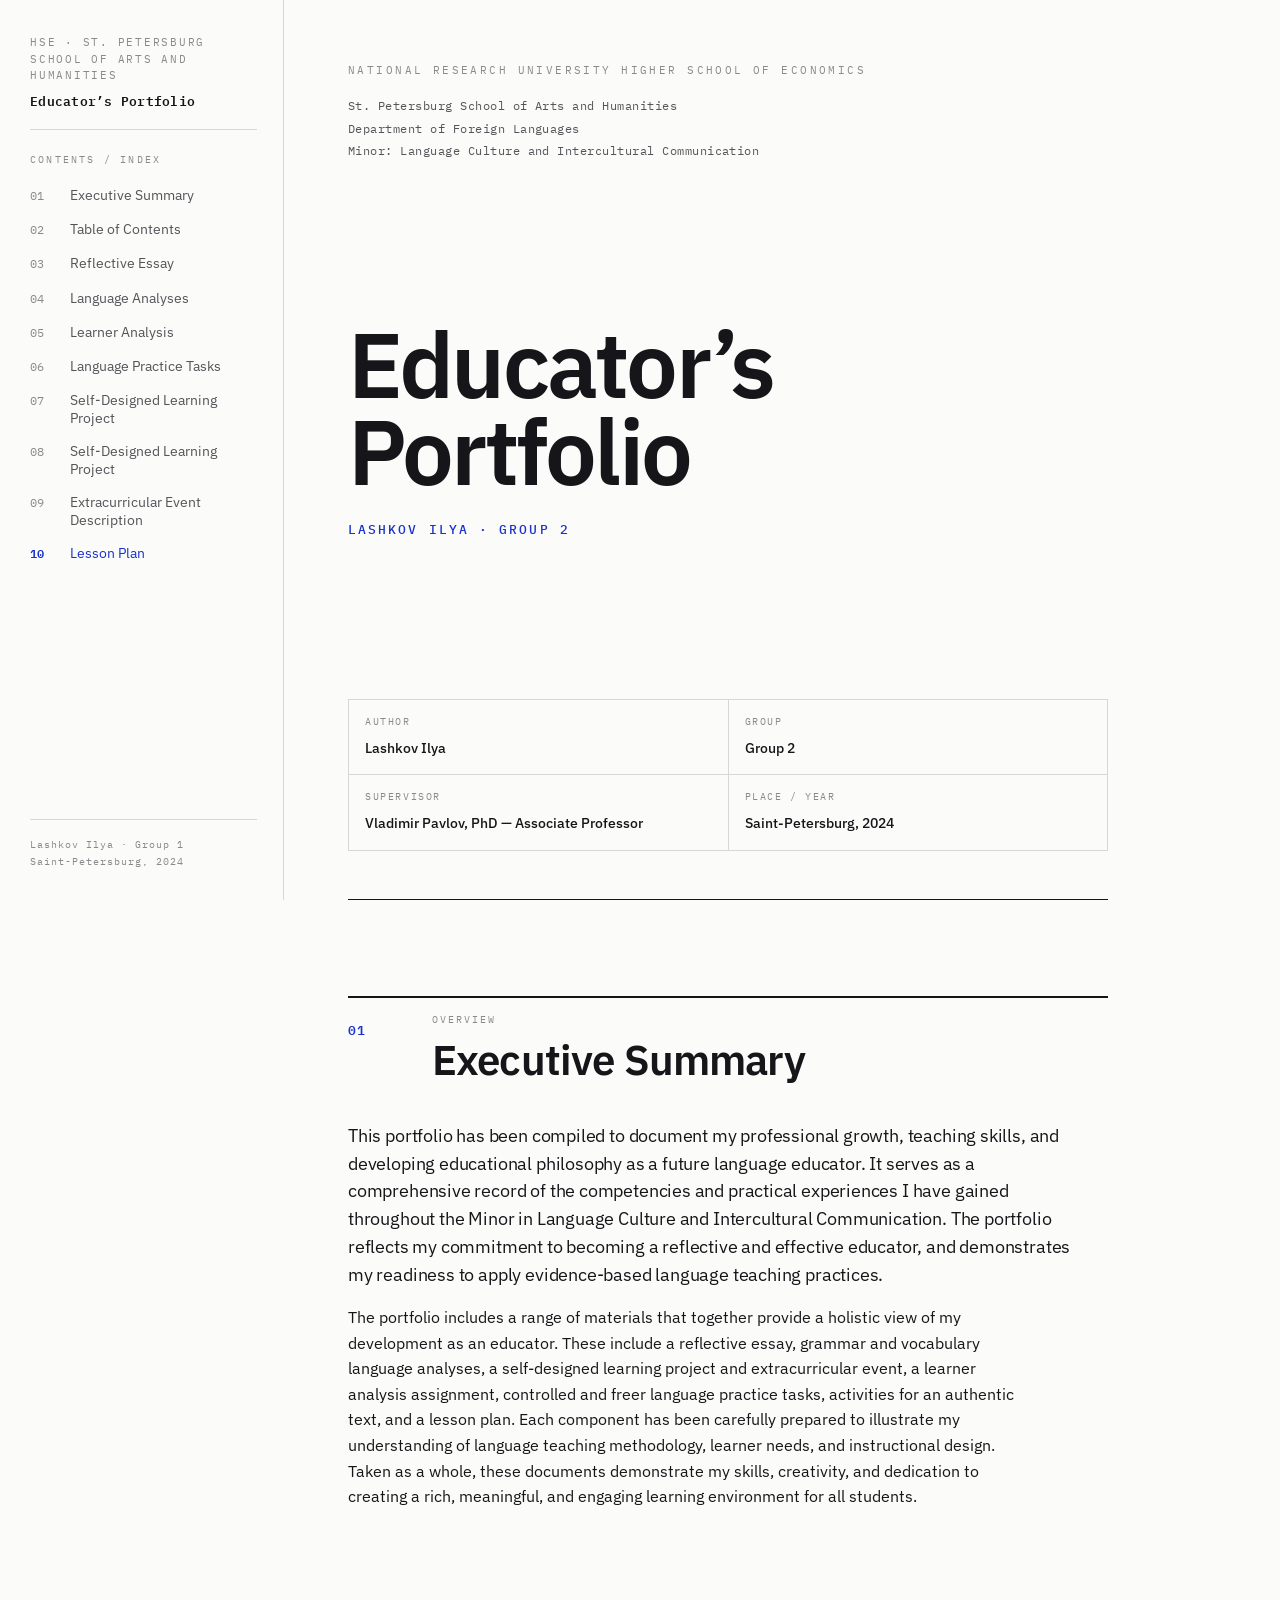
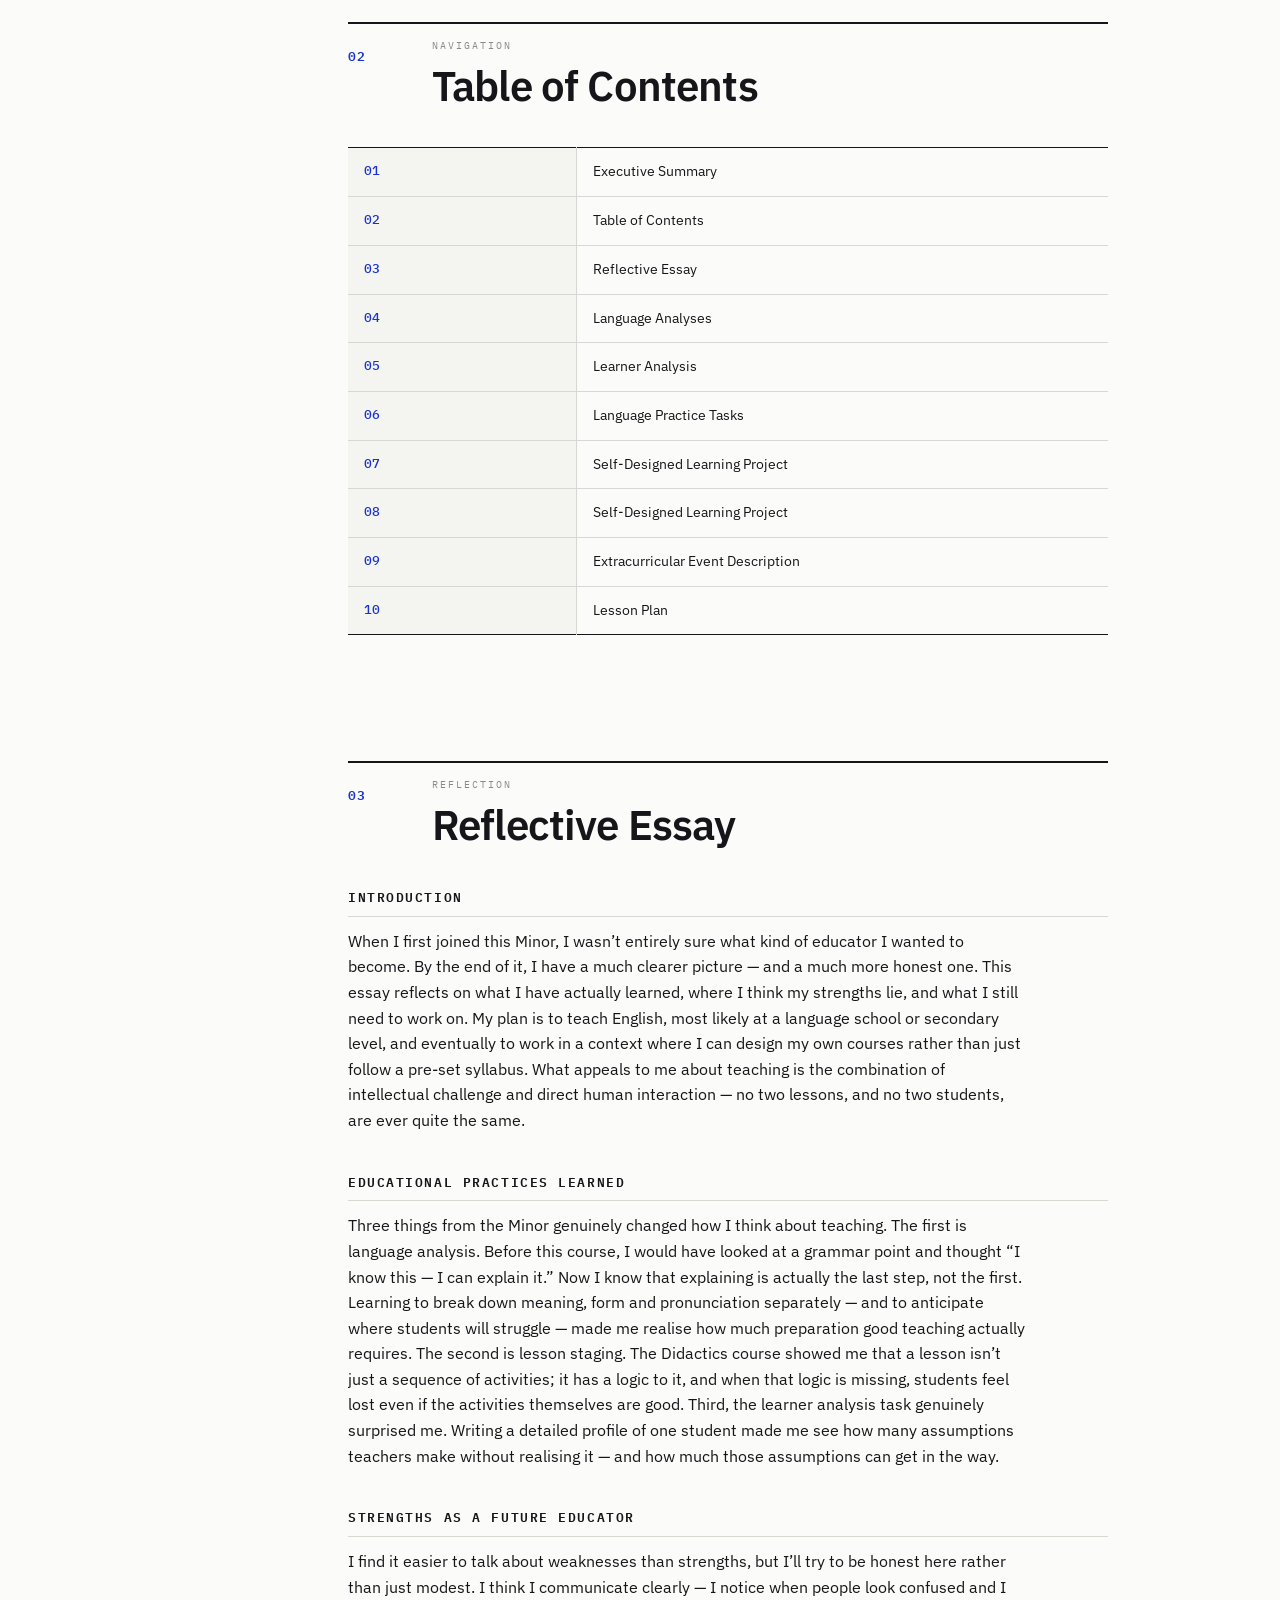
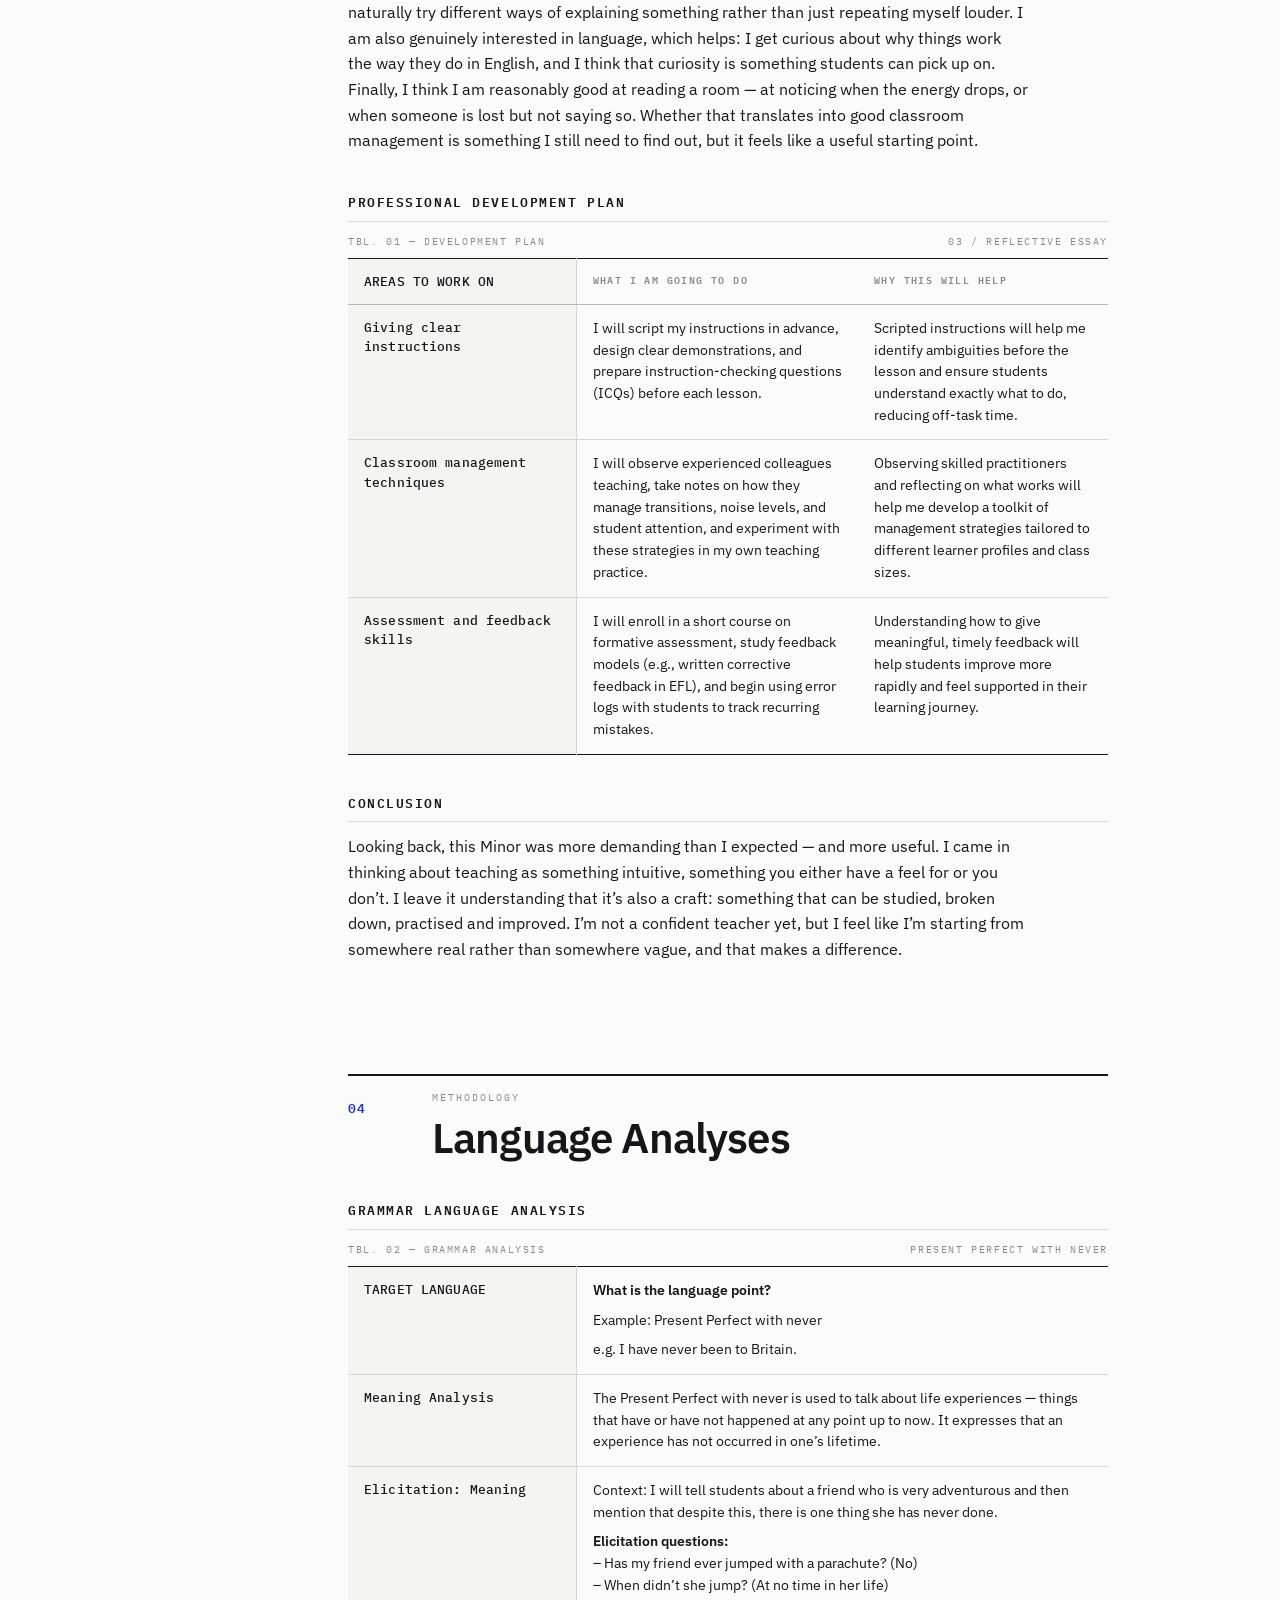
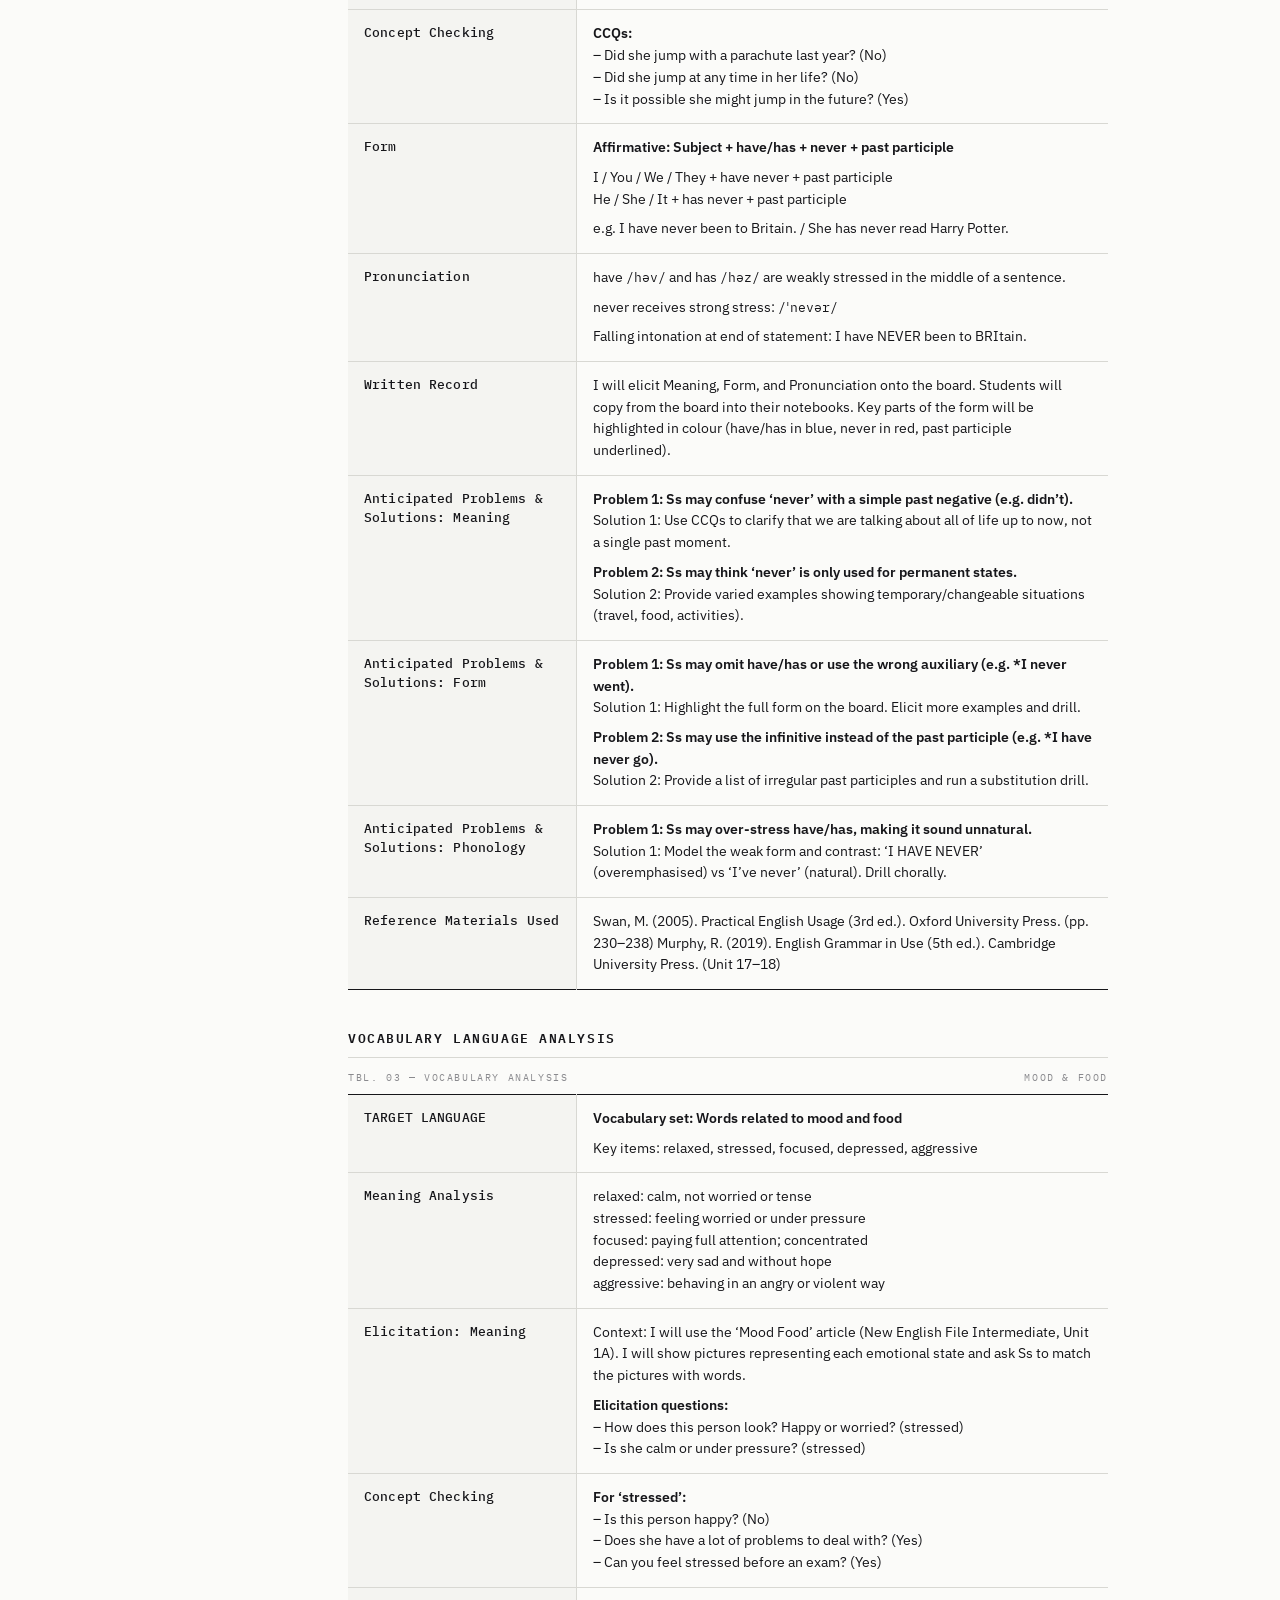
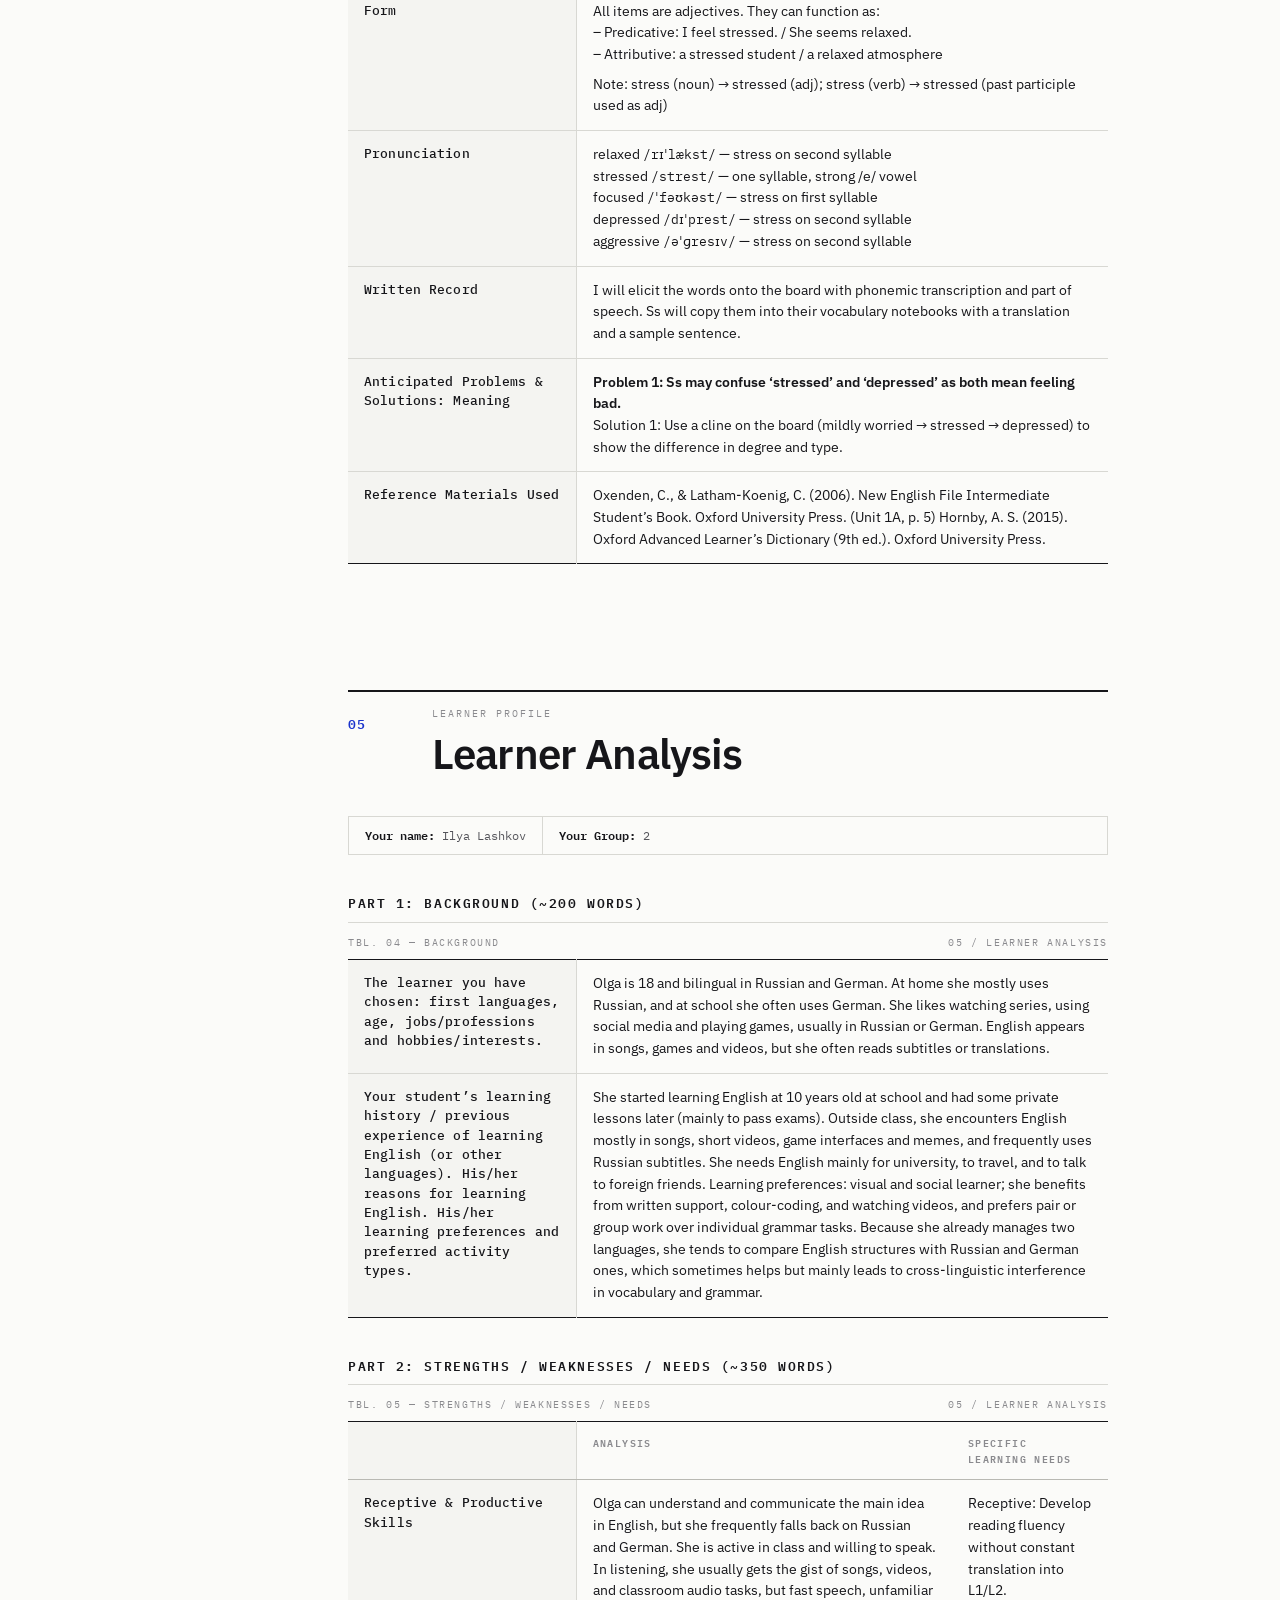
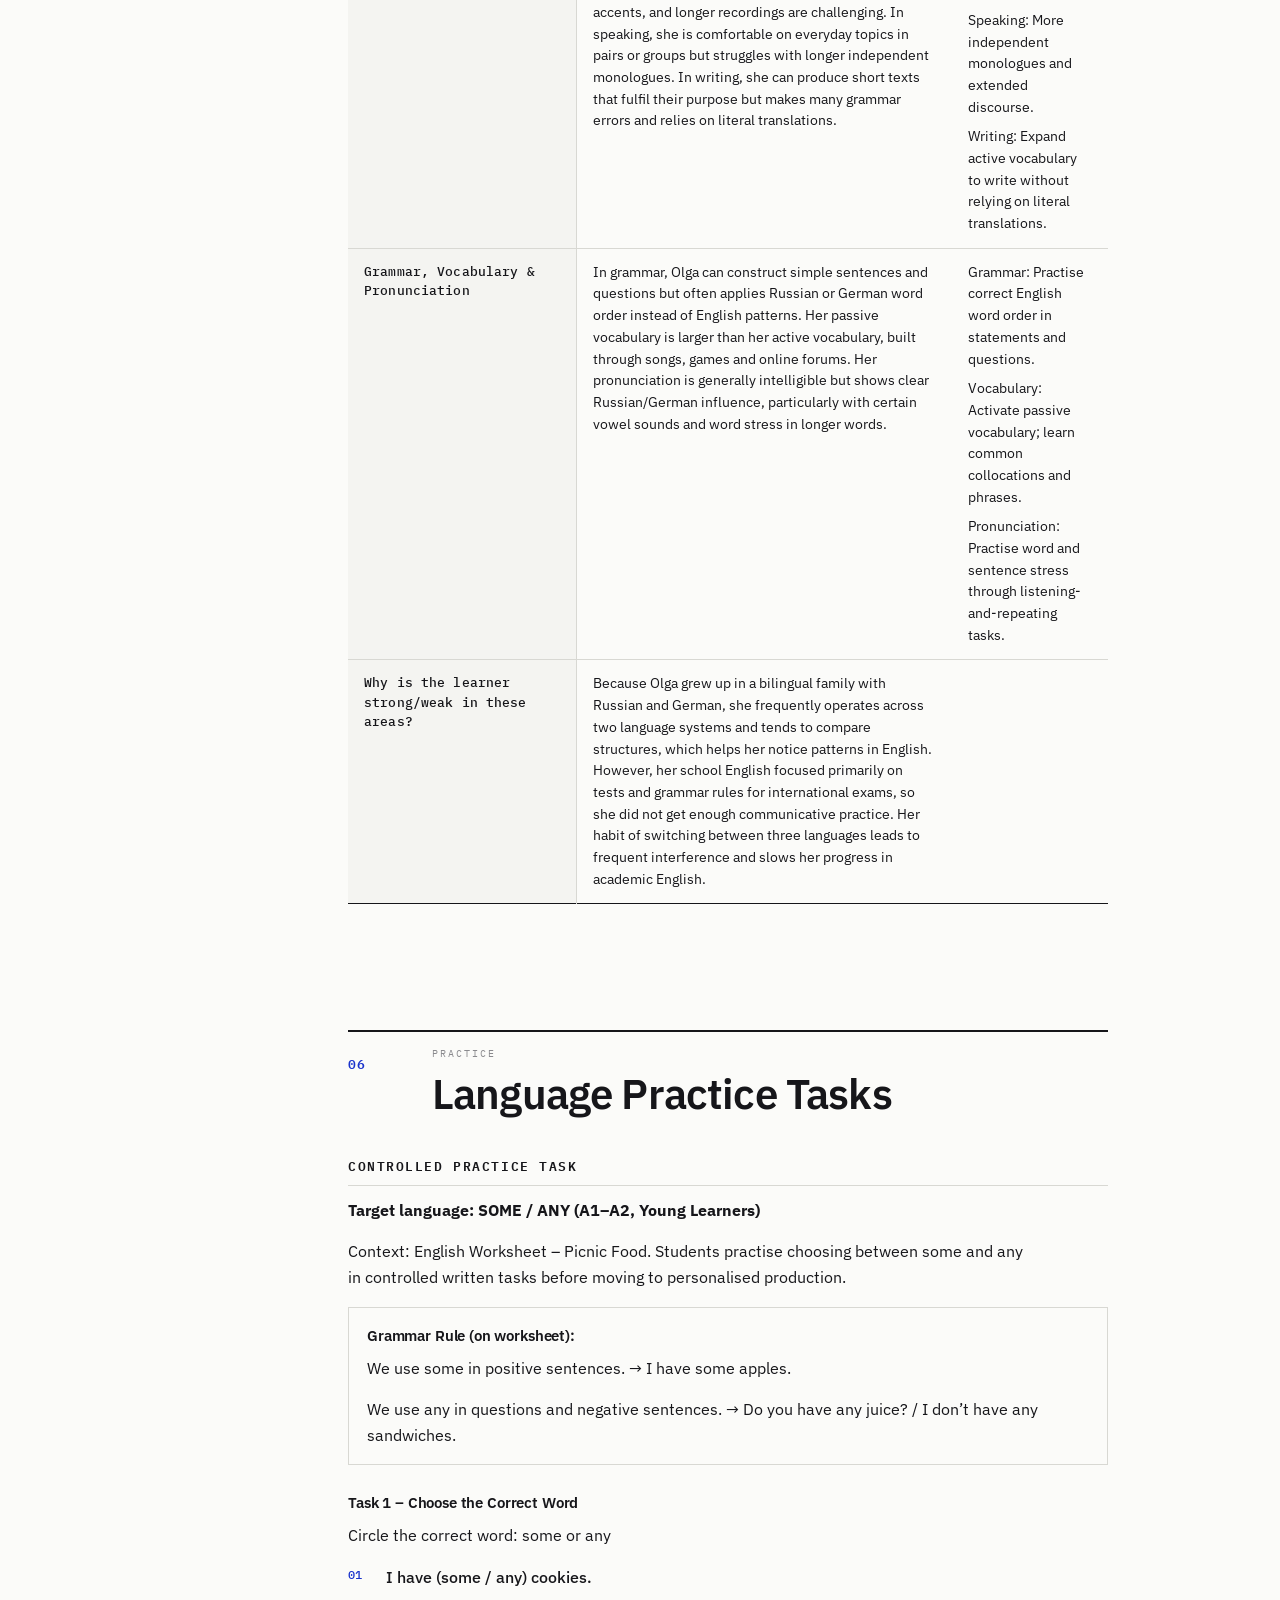
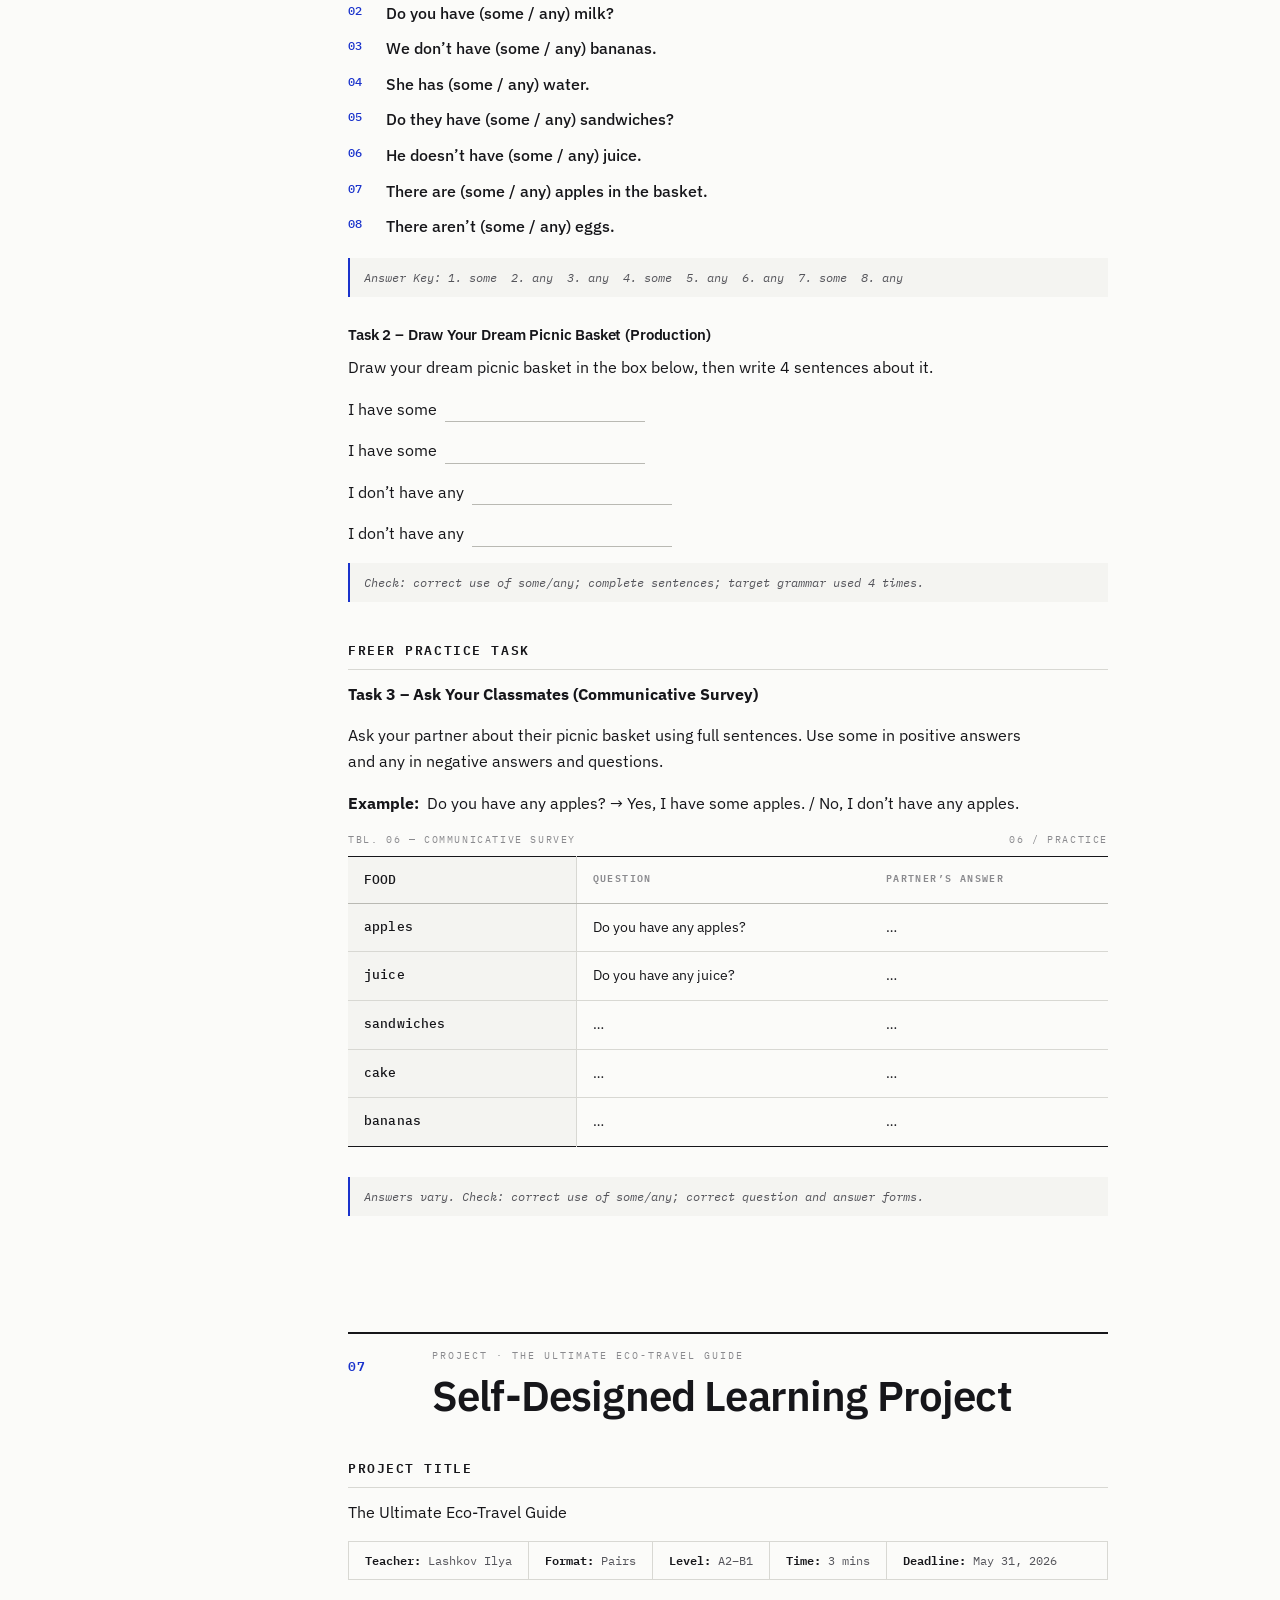
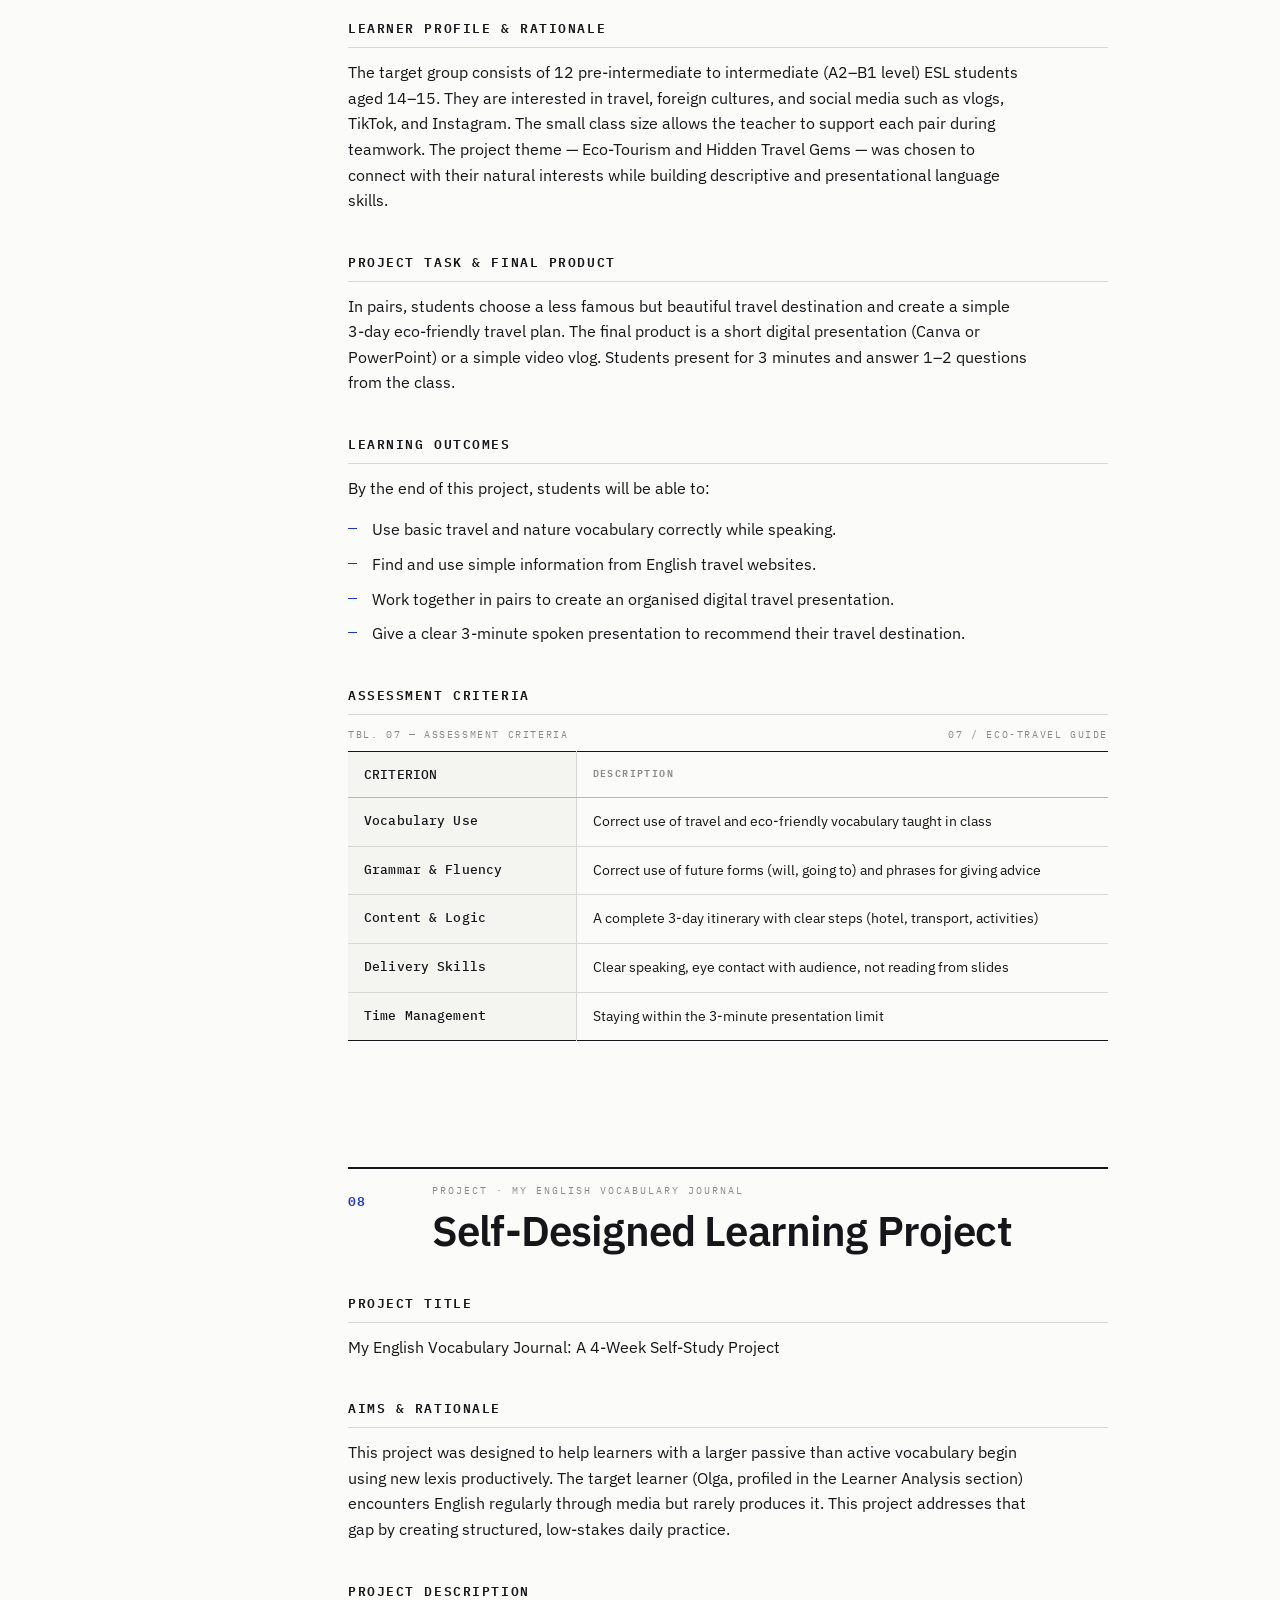
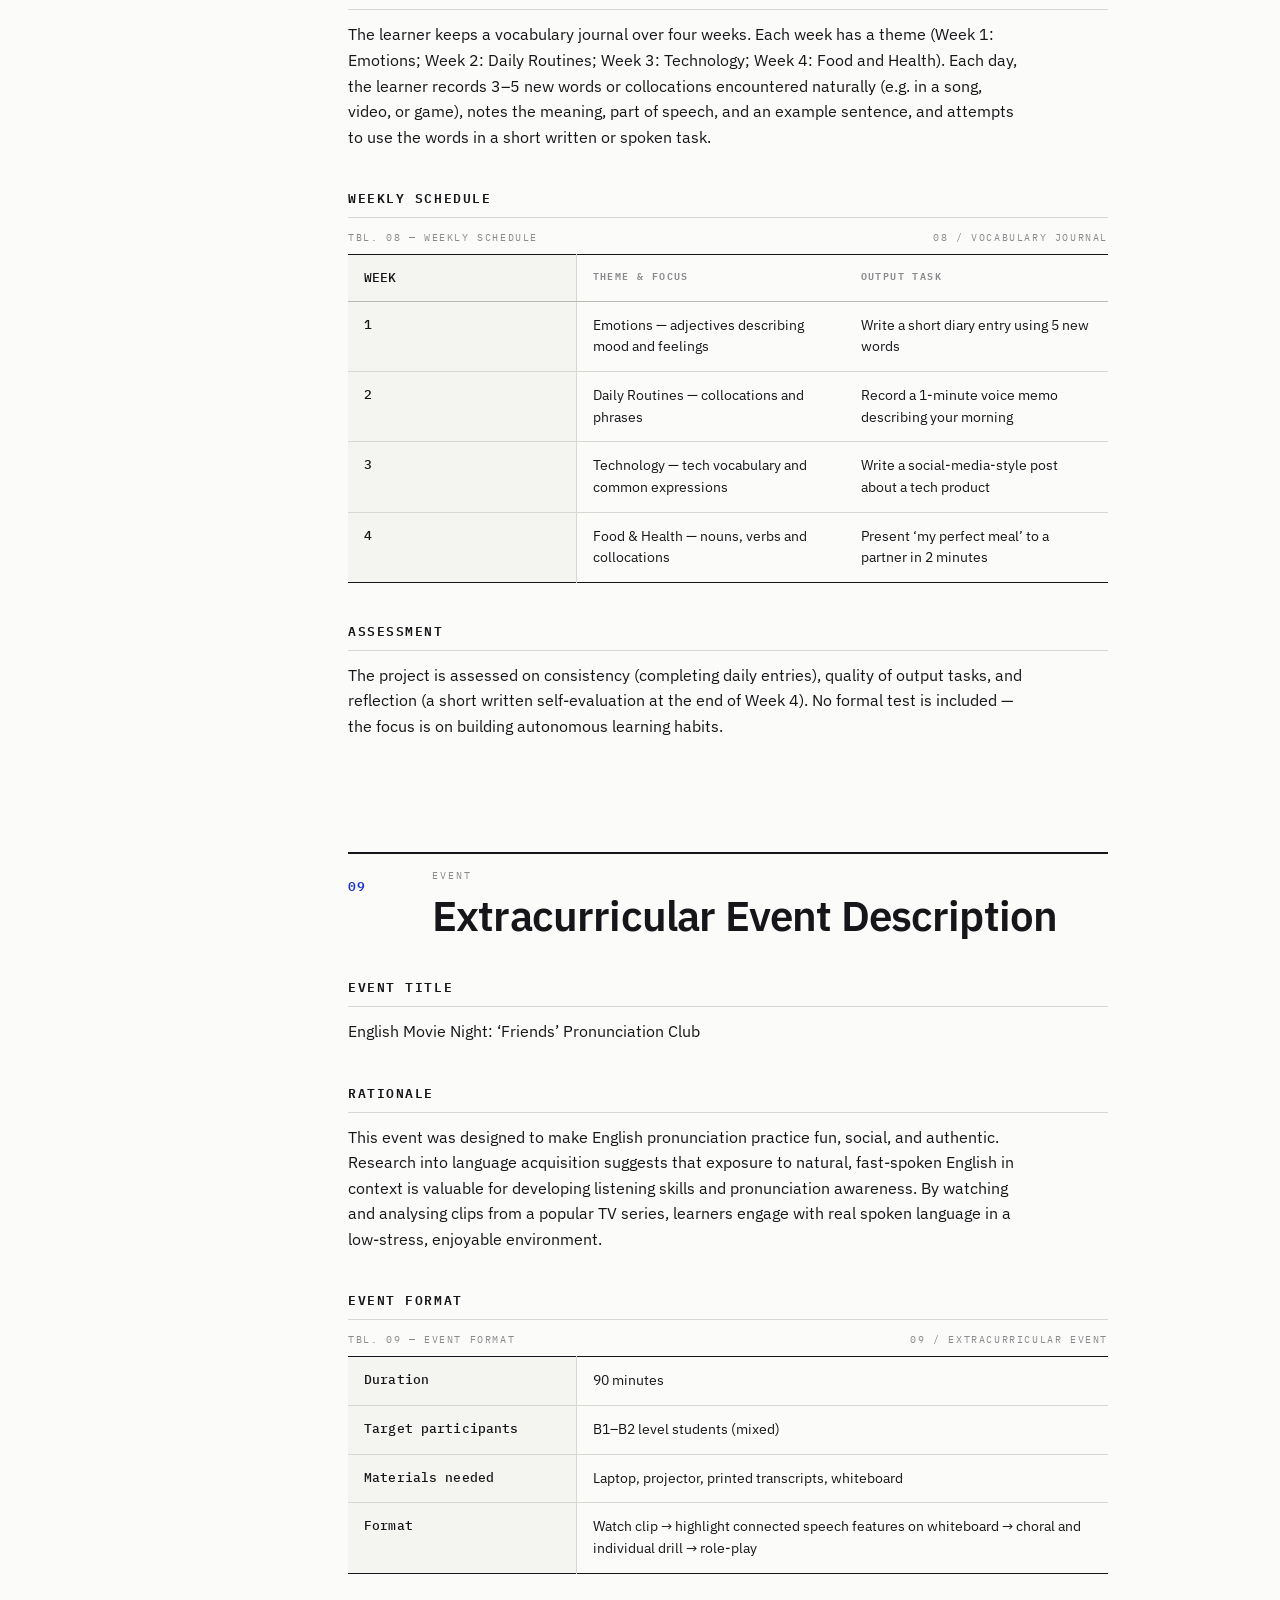
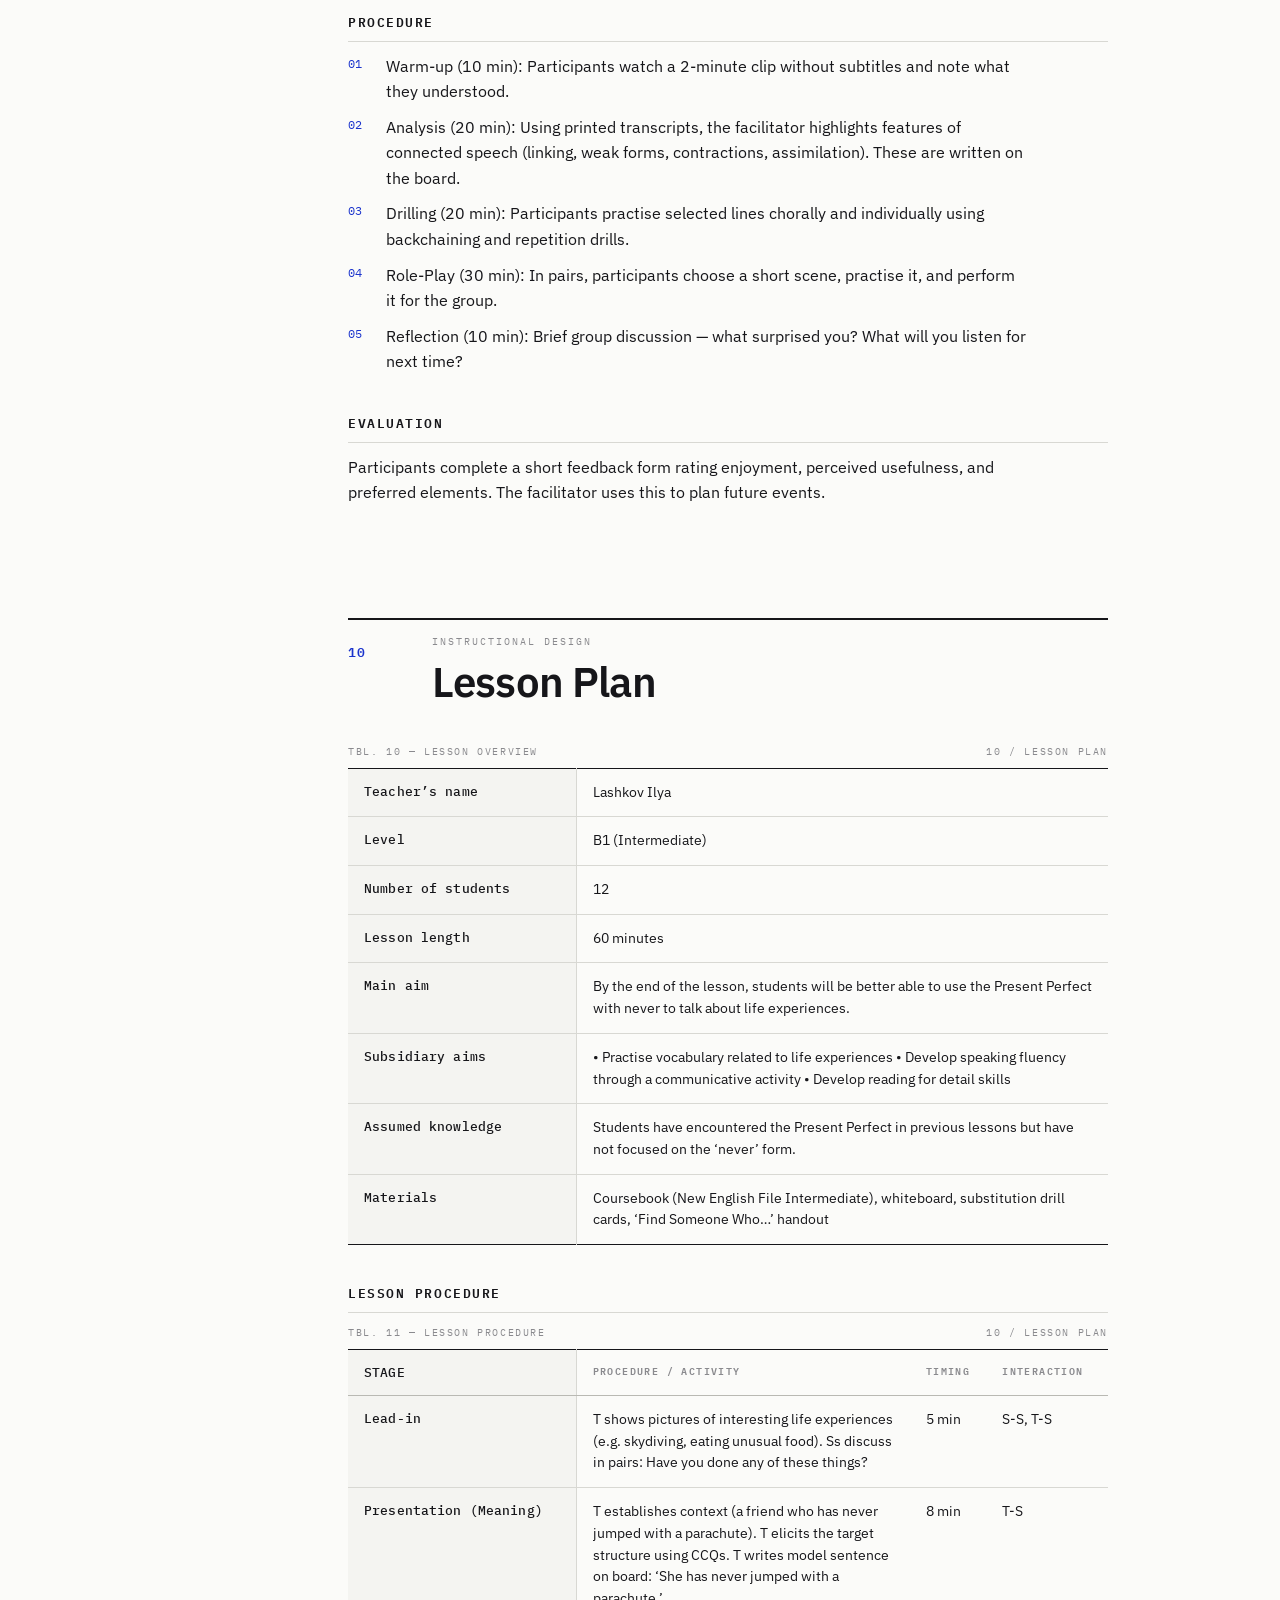
<file: index.html>
<!DOCTYPE html>
<html lang="en">
<head>
<meta charset="UTF-8">
<meta name="viewport" content="width=device-width, initial-scale=1.0">
<title>Educator's Portfolio — Lashkov Ilya</title>
<link rel="preconnect" href="https://fonts.googleapis.com">
<link rel="preconnect" href="https://fonts.gstatic.com" crossorigin>
<link href="https://fonts.googleapis.com/css2?family=IBM+Plex+Mono:wght@400;500;600&family=IBM+Plex+Sans:wght@400;500;600;700&display=swap" rel="stylesheet">
<style>
  :root{
    --paper:#FBFBF9;
    --paper-2:#F4F4F1;
    --ink:#16161A;
    --ink-soft:#54545A;
    --ink-faint:#8A8A8E;
    --rule:#D8D8D3;
    --rule-strong:#B9B9B3;
    --accent:#1A33CC;       /* cartographic ink-blue, used only for wayfinding */
    --accent-wash:#ECEEFB;
    --sans:"IBM Plex Sans",system-ui,sans-serif;
    --mono:"IBM Plex Mono",ui-monospace,monospace;
    --col:760px;
    --index-w:284px;
  }
  *{box-sizing:border-box;}
  html{-webkit-text-size-adjust:100%;}
  body{
    margin:0;
    background:var(--paper);
    color:var(--ink);
    font-family:var(--sans);
    font-size:16px;
    line-height:1.6;
    font-feature-settings:"kern" 1,"liga" 1;
    -webkit-font-smoothing:antialiased;
    text-rendering:optimizeLegibility;
  }
  ::selection{background:var(--accent);color:#fff;}

  /* ---------- frame ---------- */
  .frame{
    display:grid;
    grid-template-columns:var(--index-w) minmax(0,1fr);
    align-items:start;
    max-width:1320px;
    margin:0 auto;
  }

  /* ---------- index / atlas legend ---------- */
  .index{
    position:sticky;
    top:0;
    height:100vh;
    border-right:1px solid var(--rule);
    padding:34px 26px 30px 30px;
    display:flex;
    flex-direction:column;
    overflow-y:auto;
  }
  .index__mark{
    font-family:var(--mono);
    font-size:11px;
    letter-spacing:.16em;
    text-transform:uppercase;
    color:var(--ink-faint);
    line-height:1.5;
    border-bottom:1px solid var(--rule);
    padding-bottom:18px;
  }
  .index__mark b{display:block;color:var(--ink);font-weight:600;letter-spacing:.02em;font-size:13px;margin-top:8px;text-transform:none;}
  .index__label{
    font-family:var(--mono);
    font-size:10px;
    letter-spacing:.22em;
    text-transform:uppercase;
    color:var(--ink-faint);
    margin:22px 0 10px;
  }
  .toc{list-style:none;margin:0;padding:0;flex:1;}
  .toc li{margin:0;}
  .toc a{
    display:grid;
    grid-template-columns:30px 1fr;
    gap:10px;
    align-items:baseline;
    text-decoration:none;
    color:var(--ink-soft);
    padding:7px 0;
    border-top:1px solid transparent;
    transition:color .18s ease;
  }
  .toc a .n{
    font-family:var(--mono);
    font-size:12px;
    color:var(--ink-faint);
    transition:color .18s ease;
  }
  .toc a .t{font-size:13.5px;line-height:1.3;}
  .toc a:hover{color:var(--ink);}
  .toc a:hover .n{color:var(--accent);}
  .toc a.is-active{color:var(--accent);}
  .toc a.is-active .n{color:var(--accent);font-weight:600;}
  .index__foot{
    font-family:var(--mono);
    font-size:10px;
    letter-spacing:.1em;
    color:var(--ink-faint);
    border-top:1px solid var(--rule);
    padding-top:16px;
    margin-top:18px;
    line-height:1.7;
  }

  /* ---------- document column ---------- */
  .doc{
    padding:0 64px 140px;
    max-width:calc(var(--col) + 128px);
  }

  /* frontispiece */
  .cover{
    min-height:100vh;
    display:flex;
    flex-direction:column;
    justify-content:space-between;
    padding:60px 0 48px;
    border-bottom:1px solid var(--ink);
  }
  .cover__top{
    font-family:var(--mono);
    font-size:12px;
    letter-spacing:.04em;
    color:var(--ink-soft);
    line-height:1.9;
  }
  .cover__top .lead{
    display:block;
    font-size:11px;
    letter-spacing:.22em;
    text-transform:uppercase;
    color:var(--ink-faint);
    margin-bottom:14px;
  }
  .cover__title{
    margin:40px 0;
  }
  .cover__title h1{
    font-size:clamp(46px,8vw,92px);
    line-height:.94;
    font-weight:600;
    letter-spacing:-.03em;
    margin:0;
  }
  .cover__title .sub{
    display:block;
    font-family:var(--mono);
    font-size:13px;
    letter-spacing:.16em;
    text-transform:uppercase;
    color:var(--accent);
    margin-top:26px;
    font-weight:500;
  }
  .cover__meta{
    display:grid;
    grid-template-columns:repeat(2,minmax(0,1fr));
    gap:1px;
    background:var(--rule);
    border:1px solid var(--rule);
  }
  .cover__meta div{
    background:var(--paper);
    padding:14px 16px;
  }
  .cover__meta .k{
    font-family:var(--mono);
    font-size:10px;
    letter-spacing:.16em;
    text-transform:uppercase;
    color:var(--ink-faint);
    display:block;
    margin-bottom:5px;
  }
  .cover__meta .v{font-size:14px;font-weight:500;}

  /* section scaffolding */
  .section{
    padding-top:96px;
    scroll-margin-top:0;
  }
  .section__head{
    display:grid;
    grid-template-columns:64px 1fr;
    gap:20px;
    align-items:start;
    border-top:2px solid var(--ink);
    padding-top:14px;
    margin-bottom:40px;
  }
  .section__num{
    font-family:var(--mono);
    font-size:13px;
    font-weight:600;
    color:var(--accent);
    letter-spacing:.04em;
    padding-top:8px;
  }
  .section__titlewrap .eyebrow{
    font-family:var(--mono);
    font-size:10px;
    letter-spacing:.2em;
    text-transform:uppercase;
    color:var(--ink-faint);
    display:block;
    margin-bottom:10px;
  }
  .section__title{
    font-size:clamp(28px,3.6vw,42px);
    line-height:1.04;
    font-weight:600;
    letter-spacing:-.02em;
    margin:0;
  }
  .section__title .small{display:block;font-size:.5em;color:var(--ink-soft);font-weight:500;letter-spacing:0;margin-top:10px;}

  .body{max-width:var(--col);}
  .body h3{
    font-size:13px;
    font-family:var(--mono);
    font-weight:600;
    letter-spacing:.12em;
    text-transform:uppercase;
    color:var(--ink);
    margin:38px 0 12px;
    padding-bottom:8px;
    border-bottom:1px solid var(--rule);
  }
  .body h4{
    font-size:15px;
    font-weight:600;
    margin:26px 0 8px;
    letter-spacing:-.01em;
  }
  .body p{margin:0 0 16px;max-width:68ch;}
  .body p.dim{color:var(--ink-soft);}
  .lede{font-size:18px;line-height:1.55;letter-spacing:-.01em;max-width:64ch;}

  /* metadata strip */
  .metaline{
    display:flex;
    flex-wrap:wrap;
    gap:0;
    border:1px solid var(--rule);
    margin:0 0 30px;
    font-family:var(--mono);
    font-size:12px;
  }
  .metaline span{
    padding:9px 16px;
    border-right:1px solid var(--rule);
    color:var(--ink-soft);
  }
  .metaline span:last-child{border-right:none;}
  .metaline b{color:var(--ink);font-weight:600;}

  /* lists */
  .body ol,.body ul{max-width:68ch;padding-left:0;margin:0 0 18px;list-style:none;}
  .body ol{counter-reset:item;}
  .body ol>li{
    counter-increment:item;
    position:relative;
    padding-left:38px;
    margin-bottom:10px;
  }
  .body ol>li::before{
    content:counter(item,decimal-leading-zero);
    position:absolute;left:0;top:0;
    font-family:var(--mono);
    font-size:12px;
    color:var(--accent);
  }
  .body ul.tick>li{
    position:relative;
    padding-left:24px;
    margin-bottom:9px;
  }
  .body ul.tick>li::before{
    content:"";
    position:absolute;left:0;top:11px;
    width:9px;height:1px;background:var(--accent);
  }

  /* worksheet blank */
  .blank{
    display:inline-block;
    min-width:200px;
    border-bottom:1px solid var(--rule-strong);
    height:1.1em;
    vertical-align:bottom;
    margin-left:4px;
  }
  .choice{font-weight:500;}
  .choice em{font-style:normal;color:var(--accent);}

  /* notes / captions */
  .note{
    font-family:var(--mono);
    font-size:12px;
    color:var(--ink-soft);
    background:var(--paper-2);
    border-left:2px solid var(--accent);
    padding:10px 14px;
    margin:0 0 20px;
    line-height:1.6;
  }
  .rule-block{
    border:1px solid var(--rule);
    padding:16px 18px;
    margin:0 0 22px;
    background:var(--paper);
  }
  .rule-block h4{margin-top:0;}
  .rule-block p:last-child{margin-bottom:0;}

  /* tables — the core atlas object */
  .tbl-wrap{margin:8px 0 30px;}
  .tbl-cap{
    font-family:var(--mono);
    font-size:10px;
    letter-spacing:.16em;
    text-transform:uppercase;
    color:var(--ink-faint);
    margin-bottom:8px;
    display:flex;
    justify-content:space-between;
    gap:12px;
  }
  table{
    width:100%;
    border-collapse:collapse;
    border-top:1px solid var(--ink);
    border-bottom:1px solid var(--ink);
    font-size:14px;
  }
  th,td{
    text-align:left;
    vertical-align:top;
    padding:13px 16px;
    border-bottom:1px solid var(--rule);
    line-height:1.55;
  }
  tr:last-child td{border-bottom:none;}
  thead th{
    font-family:var(--mono);
    font-size:10px;
    letter-spacing:.14em;
    text-transform:uppercase;
    color:var(--ink-faint);
    font-weight:600;
    border-bottom:1px solid var(--rule-strong);
    background:transparent;
    white-space:nowrap;
  }
  /* key column (label) treatment */
  td.key,th.key{
    font-family:var(--mono);
    font-size:12.5px;
    font-weight:500;
    color:var(--ink);
    width:30%;
    background:var(--paper-2);
    border-right:1px solid var(--rule);
    letter-spacing:.01em;
  }
  td.key.lead-accent{color:var(--accent);}
  td strong,th strong{font-weight:600;color:var(--ink);}
  td .q{display:block;}
  td .gap{display:block;height:8px;}
  .ipa{font-family:var(--mono);font-size:.94em;}

  /* triple/quad column data tables */
  table.grid3 td.key{width:22%;}
  table.grid3 thead th{white-space:normal;}

  /* end matter */
  .colophon{
    margin-top:120px;
    border-top:2px solid var(--ink);
    padding-top:22px;
    font-family:var(--mono);
    font-size:11px;
    letter-spacing:.04em;
    color:var(--ink-faint);
    line-height:1.9;
    display:grid;
    grid-template-columns:repeat(2,1fr);
    gap:18px 40px;
  }
  .colophon b{color:var(--ink);font-weight:600;}

  /* mobile index bar */
  .mobile-bar{display:none;}

  /* ---------- responsive ---------- */
  @media (max-width:1080px){
    .doc{padding:0 44px 120px;}
  }
  @media (max-width:880px){
    .frame{grid-template-columns:1fr;}
    .index{
      position:fixed;
      inset:0 0 auto 0;
      height:auto;
      max-height:78vh;
      z-index:40;
      background:var(--paper);
      border-right:none;
      border-bottom:1px solid var(--ink);
      transform:translateY(-100%);
      transition:transform .28s ease;
      padding-top:64px;
    }
    .index.is-open{transform:translateY(0);}
    .mobile-bar{
      display:flex;
      position:sticky;top:0;z-index:50;
      align-items:center;
      justify-content:space-between;
      background:var(--paper);
      border-bottom:1px solid var(--ink);
      padding:12px 20px;
      font-family:var(--mono);
      font-size:11px;
      letter-spacing:.14em;
      text-transform:uppercase;
    }
    .mobile-bar button{
      font-family:var(--mono);
      font-size:11px;
      letter-spacing:.14em;
      text-transform:uppercase;
      background:var(--ink);color:var(--paper);
      border:none;padding:8px 14px;cursor:pointer;
    }
    .doc{padding:0 24px 100px;max-width:none;}
    .cover{min-height:auto;padding:40px 0 36px;}
    .cover__meta{grid-template-columns:1fr;}
    .section__head{grid-template-columns:48px 1fr;gap:12px;}
    td.key,th.key{width:38%;}
    .metaline{flex-direction:column;}
    .metaline span{border-right:none;border-bottom:1px solid var(--rule);}
    .metaline span:last-child{border-bottom:none;}
    /* stack wide tables */
    table.scroll-x{display:block;overflow-x:auto;white-space:normal;}
    .colophon{grid-template-columns:1fr;}
  }
  @media (max-width:520px){
    body{font-size:15px;}
    .blank{min-width:120px;}
  }

  @media (prefers-reduced-motion:reduce){
    *{scroll-behavior:auto !important;transition:none !important;}
  }
  html{scroll-behavior:smooth;}
  a.skip{position:absolute;left:-999px;}
  a.skip:focus{left:12px;top:12px;background:var(--ink);color:#fff;padding:8px 12px;z-index:99;}
  :focus-visible{outline:2px solid var(--accent);outline-offset:2px;}
</style>
</head>
<body>
<a href="#doc" class="skip">Skip to document</a>

<!-- mobile control bar -->
<div class="mobile-bar">
  <span>Educator&rsquo;s Portfolio</span>
  <button id="navToggle" aria-expanded="false" aria-controls="index">Index</button>
</div>

<div class="frame">

  <!-- ============ ATLAS INDEX / LEGEND ============ -->
  <nav class="index" id="index" aria-label="Contents">
    <div class="index__mark">
      HSE · St. Petersburg School of Arts and Humanities
      <b>Educator&rsquo;s Portfolio</b>
    </div>
    <div class="index__label">Contents / Index</div>
    <ol class="toc" id="toc">
      <li><a href="#s01"><span class="n">01</span><span class="t">Executive Summary</span></a></li>
      <li><a href="#s02"><span class="n">02</span><span class="t">Table of Contents</span></a></li>
      <li><a href="#s03"><span class="n">03</span><span class="t">Reflective Essay</span></a></li>
      <li><a href="#s04"><span class="n">04</span><span class="t">Language Analyses</span></a></li>
      <li><a href="#s05"><span class="n">05</span><span class="t">Learner Analysis</span></a></li>
      <li><a href="#s06"><span class="n">06</span><span class="t">Language Practice Tasks</span></a></li>
      <li><a href="#s07"><span class="n">07</span><span class="t">Self-Designed Learning Project</span></a></li>
      <li><a href="#s08"><span class="n">08</span><span class="t">Self-Designed Learning Project</span></a></li>
      <li><a href="#s09"><span class="n">09</span><span class="t">Extracurricular Event Description</span></a></li>
      <li><a href="#s10"><span class="n">10</span><span class="t">Lesson Plan</span></a></li>
    </ol>
    <div class="index__foot">
      Lashkov Ilya · Group 1<br>
      Saint-Petersburg, 2024
    </div>
  </nav>

  <!-- ============ DOCUMENT ============ -->
  <main class="doc" id="doc">

    <!-- FRONTISPIECE -->
    <header class="cover">
      <div class="cover__top">
        <span class="lead">National Research University Higher School of Economics</span>
        St. Petersburg School of Arts and Humanities<br>
        Department of Foreign Languages<br>
        Minor: Language Culture and Intercultural Communication
      </div>
      <div class="cover__title">
        <h1>Educator&rsquo;s<br>Portfolio</h1>
        <span class="sub">Lashkov Ilya  · Group 2</span>
      </div>
      <div class="cover__meta">
        <div><span class="k">Author</span><span class="v">Lashkov Ilya </span></div>
        <div><span class="k">Group</span><span class="v">Group 2</span></div>
        <div><span class="k">Supervisor</span><span class="v">Vladimir Pavlov, PhD — Associate Professor</span></div>
        <div><span class="k">Place / Year</span><span class="v">Saint-Petersburg, 2024</span></div>
      </div>
    </header>

    <!-- 01 EXECUTIVE SUMMARY -->
    <section class="section" id="s01">
      <div class="section__head">
        <div class="section__num">01</div>
        <div class="section__titlewrap">
          <span class="eyebrow">Overview</span>
          <h2 class="section__title">Executive Summary</h2>
        </div>
      </div>
      <div class="body">
        <p class="lede">This portfolio has been compiled to document my professional growth, teaching skills, and developing educational philosophy as a future language educator. It serves as a comprehensive record of the competencies and practical experiences I have gained throughout the Minor in Language Culture and Intercultural Communication. The portfolio reflects my commitment to becoming a reflective and effective educator, and demonstrates my readiness to apply evidence-based language teaching practices.</p>
        <p>The portfolio includes a range of materials that together provide a holistic view of my development as an educator. These include a reflective essay, grammar and vocabulary language analyses, a self-designed learning project and extracurricular event, a learner analysis assignment, controlled and freer language practice tasks, activities for an authentic text, and a lesson plan. Each component has been carefully prepared to illustrate my understanding of language teaching methodology, learner needs, and instructional design. Taken as a whole, these documents demonstrate my skills, creativity, and dedication to creating a rich, meaningful, and engaging learning environment for all students.</p>
      </div>
    </section>

    <!-- 02 TABLE OF CONTENTS -->
    <section class="section" id="s02">
      <div class="section__head">
        <div class="section__num">02</div>
        <div class="section__titlewrap">
          <span class="eyebrow">Navigation</span>
          <h2 class="section__title">Table of Contents</h2>
        </div>
      </div>
      <div class="body">
        <div class="tbl-wrap">
          <table>
            <tbody>
              <tr><td class="key lead-accent">01</td><td><a href="#s01" style="color:inherit;text-decoration:none;">Executive Summary</a></td></tr>
              <tr><td class="key lead-accent">02</td><td><a href="#s02" style="color:inherit;text-decoration:none;">Table of Contents</a></td></tr>
              <tr><td class="key lead-accent">03</td><td><a href="#s03" style="color:inherit;text-decoration:none;">Reflective Essay</a></td></tr>
              <tr><td class="key lead-accent">04</td><td><a href="#s04" style="color:inherit;text-decoration:none;">Language Analyses</a></td></tr>
              <tr><td class="key lead-accent">05</td><td><a href="#s05" style="color:inherit;text-decoration:none;">Learner Analysis</a></td></tr>
              <tr><td class="key lead-accent">06</td><td><a href="#s06" style="color:inherit;text-decoration:none;">Language Practice Tasks</a></td></tr>
              <tr><td class="key lead-accent">07</td><td><a href="#s07" style="color:inherit;text-decoration:none;">Self-Designed Learning Project</a></td></tr>
              <tr><td class="key lead-accent">08</td><td><a href="#s08" style="color:inherit;text-decoration:none;">Self-Designed Learning Project</a></td></tr>
              <tr><td class="key lead-accent">09</td><td><a href="#s09" style="color:inherit;text-decoration:none;">Extracurricular Event Description</a></td></tr>
              <tr><td class="key lead-accent">10</td><td><a href="#s10" style="color:inherit;text-decoration:none;">Lesson Plan</a></td></tr>
            </tbody>
          </table>
        </div>
      </div>
    </section>

    <!-- 03 REFLECTIVE ESSAY -->
    <section class="section" id="s03">
      <div class="section__head">
        <div class="section__num">03</div>
        <div class="section__titlewrap">
          <span class="eyebrow">Reflection</span>
          <h2 class="section__title">Reflective Essay</h2>
        </div>
      </div>
      <div class="body">
        <h3>Introduction</h3>
        <p>When I first joined this Minor, I wasn&rsquo;t entirely sure what kind of educator I wanted to become. By the end of it, I have a much clearer picture &mdash; and a much more honest one. This essay reflects on what I have actually learned, where I think my strengths lie, and what I still need to work on. My plan is to teach English, most likely at a language school or secondary level, and eventually to work in a context where I can design my own courses rather than just follow a pre-set syllabus. What appeals to me about teaching is the combination of intellectual challenge and direct human interaction &mdash; no two lessons, and no two students, are ever quite the same.</p>

        <h3>Educational Practices Learned</h3>
        <p>Three things from the Minor genuinely changed how I think about teaching. The first is language analysis. Before this course, I would have looked at a grammar point and thought &ldquo;I know this &mdash; I can explain it.&rdquo; Now I know that explaining is actually the last step, not the first. Learning to break down meaning, form and pronunciation separately &mdash; and to anticipate where students will struggle &mdash; made me realise how much preparation good teaching actually requires. The second is lesson staging. The Didactics course showed me that a lesson isn&rsquo;t just a sequence of activities; it has a logic to it, and when that logic is missing, students feel lost even if the activities themselves are good. Third, the learner analysis task genuinely surprised me. Writing a detailed profile of one student made me see how many assumptions teachers make without realising it &mdash; and how much those assumptions can get in the way.</p>

        <h3>Strengths as a Future Educator</h3>
        <p>I find it easier to talk about weaknesses than strengths, but I&rsquo;ll try to be honest here rather than just modest. I think I communicate clearly &mdash; I notice when people look confused and I naturally try different ways of explaining something rather than just repeating myself louder. I am also genuinely interested in language, which helps: I get curious about why things work the way they do in English, and I think that curiosity is something students can pick up on. Finally, I think I am reasonably good at reading a room &mdash; at noticing when the energy drops, or when someone is lost but not saying so. Whether that translates into good classroom management is something I still need to find out, but it feels like a useful starting point.</p>

        <h3>Professional Development Plan</h3>
        <div class="tbl-wrap">
          <div class="tbl-cap"><span>Tbl. 01 — Development Plan</span><span>03 / Reflective Essay</span></div>
          <table class="grid3 scroll-x">
            <thead>
              <tr>
                <th class="key">Areas to Work On</th>
                <th>What I Am Going to Do</th>
                <th>Why This Will Help</th>
              </tr>
            </thead>
            <tbody>
              <tr>
                <td class="key">Giving clear instructions</td>
                <td>I will script my instructions in advance, design clear demonstrations, and prepare instruction-checking questions (ICQs) before each lesson.</td>
                <td>Scripted instructions will help me identify ambiguities before the lesson and ensure students understand exactly what to do, reducing off-task time.</td>
              </tr>
              <tr>
                <td class="key">Classroom management techniques</td>
                <td>I will observe experienced colleagues teaching, take notes on how they manage transitions, noise levels, and student attention, and experiment with these strategies in my own teaching practice.</td>
                <td>Observing skilled practitioners and reflecting on what works will help me develop a toolkit of management strategies tailored to different learner profiles and class sizes.</td>
              </tr>
              <tr>
                <td class="key">Assessment and feedback skills</td>
                <td>I will enroll in a short course on formative assessment, study feedback models (e.g., written corrective feedback in EFL), and begin using error logs with students to track recurring mistakes.</td>
                <td>Understanding how to give meaningful, timely feedback will help students improve more rapidly and feel supported in their learning journey.</td>
              </tr>
            </tbody>
          </table>
        </div>

        <h3>Conclusion</h3>
        <p>Looking back, this Minor was more demanding than I expected &mdash; and more useful. I came in thinking about teaching as something intuitive, something you either have a feel for or you don&rsquo;t. I leave it understanding that it&rsquo;s also a craft: something that can be studied, broken down, practised and improved. I&rsquo;m not a confident teacher yet, but I feel like I&rsquo;m starting from somewhere real rather than somewhere vague, and that makes a difference.</p>
      </div>
    </section>

    <!-- 04 LANGUAGE ANALYSES -->
    <section class="section" id="s04">
      <div class="section__head">
        <div class="section__num">04</div>
        <div class="section__titlewrap">
          <span class="eyebrow">Methodology</span>
          <h2 class="section__title">Language Analyses</h2>
        </div>
      </div>
      <div class="body">

        <h3>Grammar Language Analysis</h3>
        <div class="tbl-wrap">
          <div class="tbl-cap"><span>Tbl. 02 — Grammar Analysis</span><span>Present Perfect with never</span></div>
          <table>
            <tbody>
              <tr>
                <td class="key">TARGET LANGUAGE</td>
                <td><strong>What is the language point?</strong><span class="gap"></span>Example: Present Perfect with never<span class="gap"></span>e.g. I have never been to Britain.</td>
              </tr>
              <tr>
                <td class="key">Meaning Analysis</td>
                <td>The Present Perfect with never is used to talk about life experiences &mdash; things that have or have not happened at any point up to now. It expresses that an experience has not occurred in one&rsquo;s lifetime.</td>
              </tr>
              <tr>
                <td class="key">Elicitation: Meaning</td>
                <td>Context: I will tell students about a friend who is very adventurous and then mention that despite this, there is one thing she has never done.<span class="gap"></span><strong>Elicitation questions:</strong><span class="q">&ndash; Has my friend ever jumped with a parachute? (No)</span><span class="q">&ndash; When didn&rsquo;t she jump? (At no time in her life)</span></td>
              </tr>
              <tr>
                <td class="key">Concept Checking</td>
                <td><strong>CCQs:</strong><span class="q">&ndash; Did she jump with a parachute last year? (No)</span><span class="q">&ndash; Did she jump at any time in her life? (No)</span><span class="q">&ndash; Is it possible she might jump in the future? (Yes)</span></td>
              </tr>
              <tr>
                <td class="key">Form</td>
                <td><strong>Affirmative: Subject + have/has + never + past participle</strong><span class="gap"></span>I / You / We / They + have never + past participle<span class="q">He / She / It + has never + past participle</span><span class="gap"></span>e.g. I have never been to Britain. / She has never read Harry Potter.</td>
              </tr>
              <tr>
                <td class="key">Pronunciation</td>
                <td>have <span class="ipa">/həv/</span> and has <span class="ipa">/həz/</span> are weakly stressed in the middle of a sentence.<span class="gap"></span>never receives strong stress: <span class="ipa">/ˈnevər/</span><span class="gap"></span>Falling intonation at end of statement: I have NEVER been to BRItain.</td>
              </tr>
              <tr>
                <td class="key">Written Record</td>
                <td>I will elicit Meaning, Form, and Pronunciation onto the board. Students will copy from the board into their notebooks. Key parts of the form will be highlighted in colour (have/has in blue, never in red, past participle underlined).</td>
              </tr>
              <tr>
                <td class="key">Anticipated Problems &amp; Solutions: Meaning</td>
                <td><strong>Problem 1: Ss may confuse &lsquo;never&rsquo; with a simple past negative (e.g. didn&rsquo;t).</strong><span class="q">Solution 1: Use CCQs to clarify that we are talking about all of life up to now, not a single past moment.</span><span class="gap"></span><strong>Problem 2: Ss may think &lsquo;never&rsquo; is only used for permanent states.</strong><span class="q">Solution 2: Provide varied examples showing temporary/changeable situations (travel, food, activities).</span></td>
              </tr>
              <tr>
                <td class="key">Anticipated Problems &amp; Solutions: Form</td>
                <td><strong>Problem 1: Ss may omit have/has or use the wrong auxiliary (e.g. *I never went).</strong><span class="q">Solution 1: Highlight the full form on the board. Elicit more examples and drill.</span><span class="gap"></span><strong>Problem 2: Ss may use the infinitive instead of the past participle (e.g. *I have never go).</strong><span class="q">Solution 2: Provide a list of irregular past participles and run a substitution drill.</span></td>
              </tr>
              <tr>
                <td class="key">Anticipated Problems &amp; Solutions: Phonology</td>
                <td><strong>Problem 1: Ss may over-stress have/has, making it sound unnatural.</strong><span class="q">Solution 1: Model the weak form and contrast: &lsquo;I HAVE NEVER&rsquo; (overemphasised) vs &lsquo;I&rsquo;ve never&rsquo; (natural). Drill chorally.</span></td>
              </tr>
              <tr>
                <td class="key">Reference Materials Used</td>
                <td>Swan, M. (2005). Practical English Usage (3rd ed.). Oxford University Press. (pp. 230&ndash;238) Murphy, R. (2019). English Grammar in Use (5th ed.). Cambridge University Press. (Unit 17&ndash;18)</td>
              </tr>
            </tbody>
          </table>
        </div>

        <h3>Vocabulary Language Analysis</h3>
        <div class="tbl-wrap">
          <div class="tbl-cap"><span>Tbl. 03 — Vocabulary Analysis</span><span>Mood &amp; food</span></div>
          <table>
            <tbody>
              <tr>
                <td class="key">TARGET LANGUAGE</td>
                <td><strong>Vocabulary set: Words related to mood and food</strong><span class="gap"></span>Key items: relaxed, stressed, focused, depressed, aggressive</td>
              </tr>
              <tr>
                <td class="key">Meaning Analysis</td>
                <td>relaxed: calm, not worried or tense<span class="q">stressed: feeling worried or under pressure</span><span class="q">focused: paying full attention; concentrated</span><span class="q">depressed: very sad and without hope</span><span class="q">aggressive: behaving in an angry or violent way</span></td>
              </tr>
              <tr>
                <td class="key">Elicitation: Meaning</td>
                <td>Context: I will use the &lsquo;Mood Food&rsquo; article (New English File Intermediate, Unit 1A). I will show pictures representing each emotional state and ask Ss to match the pictures with words.<span class="gap"></span><strong>Elicitation questions:</strong><span class="q">&ndash; How does this person look? Happy or worried? (stressed)</span><span class="q">&ndash; Is she calm or under pressure? (stressed)</span></td>
              </tr>
              <tr>
                <td class="key">Concept Checking</td>
                <td><strong>For &lsquo;stressed&rsquo;:</strong><span class="q">&ndash; Is this person happy? (No)</span><span class="q">&ndash; Does she have a lot of problems to deal with? (Yes)</span><span class="q">&ndash; Can you feel stressed before an exam? (Yes)</span></td>
              </tr>
              <tr>
                <td class="key">Form</td>
                <td>All items are adjectives. They can function as:<span class="q">&ndash; Predicative: I feel stressed. / She seems relaxed.</span><span class="q">&ndash; Attributive: a stressed student / a relaxed atmosphere</span><span class="gap"></span>Note: stress (noun) &rarr; stressed (adj); stress (verb) &rarr; stressed (past participle used as adj)</td>
              </tr>
              <tr>
                <td class="key">Pronunciation</td>
                <td>relaxed <span class="ipa">/rɪˈlækst/</span> &mdash; stress on second syllable<span class="q">stressed <span class="ipa">/strest/</span> &mdash; one syllable, strong /e/ vowel</span><span class="q">focused <span class="ipa">/ˈfəʊkəst/</span> &mdash; stress on first syllable</span><span class="q">depressed <span class="ipa">/dɪˈprest/</span> &mdash; stress on second syllable</span><span class="q">aggressive <span class="ipa">/əˈɡresɪv/</span> &mdash; stress on second syllable</span></td>
              </tr>
              <tr>
                <td class="key">Written Record</td>
                <td>I will elicit the words onto the board with phonemic transcription and part of speech. Ss will copy them into their vocabulary notebooks with a translation and a sample sentence.</td>
              </tr>
              <tr>
                <td class="key">Anticipated Problems &amp; Solutions: Meaning</td>
                <td><strong>Problem 1: Ss may confuse &lsquo;stressed&rsquo; and &lsquo;depressed&rsquo; as both mean feeling bad.</strong><span class="q">Solution 1: Use a cline on the board (mildly worried &rarr; stressed &rarr; depressed) to show the difference in degree and type.</span></td>
              </tr>
              <tr>
                <td class="key">Reference Materials Used</td>
                <td>Oxenden, C., &amp; Latham-Koenig, C. (2006). New English File Intermediate Student&rsquo;s Book. Oxford University Press. (Unit 1A, p. 5) Hornby, A. S. (2015). Oxford Advanced Learner&rsquo;s Dictionary (9th ed.). Oxford University Press.</td>
              </tr>
            </tbody>
          </table>
        </div>
      </div>
    </section>

    <!-- 05 LEARNER ANALYSIS -->
    <section class="section" id="s05">
      <div class="section__head">
        <div class="section__num">05</div>
        <div class="section__titlewrap">
          <span class="eyebrow">Learner Profile</span>
          <h2 class="section__title">Learner Analysis</h2>
        </div>
      </div>
      <div class="body">
        <div class="metaline">
          <span><b>Your name:</b> Ilya Lashkov</span>
          <span><b>Your Group:</b> 2</span>
        </div>

        <h3>Part 1: Background (~200 words)</h3>
        <div class="tbl-wrap">
          <div class="tbl-cap"><span>Tbl. 04 — Background</span><span>05 / Learner Analysis</span></div>
          <table>
            <tbody>
              <tr>
                <td class="key">The learner you have chosen: first languages, age, jobs/professions and hobbies/interests.</td>
                <td>Olga is 18 and bilingual in Russian and German. At home she mostly uses Russian, and at school she often uses German. She likes watching series, using social media and playing games, usually in Russian or German. English appears in songs, games and videos, but she often reads subtitles or translations.</td>
              </tr>
              <tr>
                <td class="key">Your student&rsquo;s learning history / previous experience of learning English (or other languages). His/her reasons for learning English. His/her learning preferences and preferred activity types.</td>
                <td>She started learning English at 10 years old at school and had some private lessons later (mainly to pass exams). Outside class, she encounters English mostly in songs, short videos, game interfaces and memes, and frequently uses Russian subtitles. She needs English mainly for university, to travel, and to talk to foreign friends. Learning preferences: visual and social learner; she benefits from written support, colour-coding, and watching videos, and prefers pair or group work over individual grammar tasks. Because she already manages two languages, she tends to compare English structures with Russian and German ones, which sometimes helps but mainly leads to cross-linguistic interference in vocabulary and grammar.</td>
              </tr>
            </tbody>
          </table>
        </div>

        <h3>Part 2: Strengths / Weaknesses / Needs (~350 words)</h3>
        <div class="tbl-wrap">
          <div class="tbl-cap"><span>Tbl. 05 — Strengths / Weaknesses / Needs</span><span>05 / Learner Analysis</span></div>
          <table class="grid3 scroll-x">
            <thead>
              <tr>
                <th class="key">&nbsp;</th>
                <th>Analysis</th>
                <th>Specific Learning Needs</th>
              </tr>
            </thead>
            <tbody>
              <tr>
                <td class="key">Receptive &amp; Productive Skills</td>
                <td>Olga can understand and communicate the main idea in English, but she frequently falls back on Russian and German. She is active in class and willing to speak. In listening, she usually gets the gist of songs, videos, and classroom audio tasks, but fast speech, unfamiliar accents, and longer recordings are challenging. In speaking, she is comfortable on everyday topics in pairs or groups but struggles with longer independent monologues. In writing, she can produce short texts that fulfil their purpose but makes many grammar errors and relies on literal translations.</td>
                <td>Receptive: Develop reading fluency without constant translation into L1/L2.<span class="gap"></span>Speaking: More independent monologues and extended discourse.<span class="gap"></span>Writing: Expand active vocabulary to write without relying on literal translations.</td>
              </tr>
              <tr>
                <td class="key">Grammar, Vocabulary &amp; Pronunciation</td>
                <td>In grammar, Olga can construct simple sentences and questions but often applies Russian or German word order instead of English patterns. Her passive vocabulary is larger than her active vocabulary, built through songs, games and online forums. Her pronunciation is generally intelligible but shows clear Russian/German influence, particularly with certain vowel sounds and word stress in longer words.</td>
                <td>Grammar: Practise correct English word order in statements and questions.<span class="gap"></span>Vocabulary: Activate passive vocabulary; learn common collocations and phrases.<span class="gap"></span>Pronunciation: Practise word and sentence stress through listening-and-repeating tasks.</td>
              </tr>
              <tr>
                <td class="key">Why is the learner strong/weak in these areas?</td>
                <td>Because Olga grew up in a bilingual family with Russian and German, she frequently operates across two language systems and tends to compare structures, which helps her notice patterns in English. However, her school English focused primarily on tests and grammar rules for international exams, so she did not get enough communicative practice. Her habit of switching between three languages leads to frequent interference and slows her progress in academic English.</td>
                <td></td>
              </tr>
            </tbody>
          </table>
        </div>
      </div>
    </section>

    <!-- 06 LANGUAGE PRACTICE TASKS -->
    <section class="section" id="s06">
      <div class="section__head">
        <div class="section__num">06</div>
        <div class="section__titlewrap">
          <span class="eyebrow">Practice</span>
          <h2 class="section__title">Language Practice Tasks</h2>
        </div>
      </div>
      <div class="body">

        <h3>Controlled Practice Task</h3>
        <p><strong>Target language: SOME / ANY (A1&ndash;A2, Young Learners)</strong></p>
        <p>Context: English Worksheet &ndash; Picnic Food. Students practise choosing between some and any in controlled written tasks before moving to personalised production.</p>

        <div class="rule-block">
          <h4>Grammar Rule (on worksheet):</h4>
          <p>We use some in positive sentences. &rarr; I have some apples.</p>
          <p>We use any in questions and negative sentences. &rarr; Do you have any juice? / I don&rsquo;t have any sandwiches.</p>
        </div>

        <h4>Task 1 &ndash; Choose the Correct Word</h4>
        <p>Circle the correct word: some or any</p>
        <ol class="choice">
          <li>I have (some / any) cookies.</li>
          <li>Do you have (some / any) milk?</li>
          <li>We don&rsquo;t have (some / any) bananas.</li>
          <li>She has (some / any) water.</li>
          <li>Do they have (some / any) sandwiches?</li>
          <li>He doesn&rsquo;t have (some / any) juice.</li>
          <li>There are (some / any) apples in the basket.</li>
          <li>There aren&rsquo;t (some / any) eggs.</li>
        </ol>
        <div class="note"><em>Answer Key: 1. some&nbsp;&nbsp;2. any&nbsp;&nbsp;3. any&nbsp;&nbsp;4. some&nbsp;&nbsp;5. any&nbsp;&nbsp;6. any&nbsp;&nbsp;7. some&nbsp;&nbsp;8. any</em></div>

        <h4>Task 2 &ndash; Draw Your Dream Picnic Basket (Production)</h4>
        <p>Draw your dream picnic basket in the box below, then write 4 sentences about it.</p>
        <p>I have some <span class="blank"></span></p>
        <p>I have some <span class="blank"></span></p>
        <p>I don&rsquo;t have any <span class="blank"></span></p>
        <p>I don&rsquo;t have any <span class="blank"></span></p>
        <div class="note"><em>Check: correct use of some/any; complete sentences; target grammar used 4 times.</em></div>

        <h3>Freer Practice Task</h3>
        <p><strong>Task 3 &ndash; Ask Your Classmates (Communicative Survey)</strong></p>
        <p>Ask your partner about their picnic basket using full sentences. Use some in positive answers and any in negative answers and questions.</p>
        <p><strong>Example:</strong>&nbsp;&nbsp;Do you have any apples? &rarr; Yes, I have some apples. / No, I don&rsquo;t have any apples.</p>
        <div class="tbl-wrap">
          <div class="tbl-cap"><span>Tbl. 06 — Communicative Survey</span><span>06 / Practice</span></div>
          <table class="grid3 scroll-x">
            <thead>
              <tr>
                <th class="key">Food</th>
                <th>Question</th>
                <th>Partner&rsquo;s Answer</th>
              </tr>
            </thead>
            <tbody>
              <tr><td class="key">apples</td><td>Do you have any apples?</td><td>&hellip;</td></tr>
              <tr><td class="key">juice</td><td>Do you have any juice?</td><td>&hellip;</td></tr>
              <tr><td class="key">sandwiches</td><td>&hellip;</td><td>&hellip;</td></tr>
              <tr><td class="key">cake</td><td>&hellip;</td><td>&hellip;</td></tr>
              <tr><td class="key">bananas</td><td>&hellip;</td><td>&hellip;</td></tr>
            </tbody>
          </table>
        </div>
        <div class="note"><em>Answers vary. Check: correct use of some/any; correct question and answer forms.</em></div>
      </div>
    </section>

    <!-- 07 SELF-DESIGNED LEARNING PROJECT (ECO-TRAVEL) -->
    <section class="section" id="s07">
      <div class="section__head">
        <div class="section__num">07</div>
        <div class="section__titlewrap">
          <span class="eyebrow">Project · The Ultimate Eco-Travel Guide</span>
          <h2 class="section__title">Self-Designed Learning Project</h2>
        </div>
      </div>
      <div class="body">
        <h3>Project Title</h3>
        <p>The Ultimate Eco-Travel Guide</p>
        <div class="metaline">
          <span><b>Teacher:</b> Lashkov Ilya</span>
          <span><b>Format:</b> Pairs</span>
          <span><b>Level:</b> A2&ndash;B1</span>
          <span><b>Time:</b> 3 mins</span>
          <span><b>Deadline:</b> May 31, 2026</span>
        </div>

        <h3>Learner Profile &amp; Rationale</h3>
        <p>The target group consists of 12 pre-intermediate to intermediate (A2&ndash;B1 level) ESL students aged 14&ndash;15. They are interested in travel, foreign cultures, and social media such as vlogs, TikTok, and Instagram. The small class size allows the teacher to support each pair during teamwork. The project theme &mdash; Eco-Tourism and Hidden Travel Gems &mdash; was chosen to connect with their natural interests while building descriptive and presentational language skills.</p>

        <h3>Project Task &amp; Final Product</h3>
        <p>In pairs, students choose a less famous but beautiful travel destination and create a simple 3-day eco-friendly travel plan. The final product is a short digital presentation (Canva or PowerPoint) or a simple video vlog. Students present for 3 minutes and answer 1&ndash;2 questions from the class.</p>

        <h3>Learning Outcomes</h3>
        <p>By the end of this project, students will be able to:</p>
        <ul class="tick">
          <li>Use basic travel and nature vocabulary correctly while speaking.</li>
          <li>Find and use simple information from English travel websites.</li>
          <li>Work together in pairs to create an organised digital travel presentation.</li>
          <li>Give a clear 3-minute spoken presentation to recommend their travel destination.</li>
        </ul>

        <h3>Assessment Criteria</h3>
        <div class="tbl-wrap">
          <div class="tbl-cap"><span>Tbl. 07 — Assessment Criteria</span><span>07 / Eco-Travel Guide</span></div>
          <table>
            <thead>
              <tr><th class="key">Criterion</th><th>Description</th></tr>
            </thead>
            <tbody>
              <tr><td class="key">Vocabulary Use</td><td>Correct use of travel and eco-friendly vocabulary taught in class</td></tr>
              <tr><td class="key">Grammar &amp; Fluency</td><td>Correct use of future forms (will, going to) and phrases for giving advice</td></tr>
              <tr><td class="key">Content &amp; Logic</td><td>A complete 3-day itinerary with clear steps (hotel, transport, activities)</td></tr>
              <tr><td class="key">Delivery Skills</td><td>Clear speaking, eye contact with audience, not reading from slides</td></tr>
              <tr><td class="key">Time Management</td><td>Staying within the 3-minute presentation limit</td></tr>
            </tbody>
          </table>
        </div>
      </div>
    </section>

    <!-- 08 SELF-DESIGNED LEARNING PROJECT (VOCABULARY JOURNAL) -->
    <section class="section" id="s08">
      <div class="section__head">
        <div class="section__num">08</div>
        <div class="section__titlewrap">
          <span class="eyebrow">Project · My English Vocabulary Journal</span>
          <h2 class="section__title">Self-Designed Learning Project</h2>
        </div>
      </div>
      <div class="body">
        <h3>Project Title</h3>
        <p>My English Vocabulary Journal: A 4-Week Self-Study Project</p>

        <h3>Aims &amp; Rationale</h3>
        <p>This project was designed to help learners with a larger passive than active vocabulary begin using new lexis productively. The target learner (Olga, profiled in the Learner Analysis section) encounters English regularly through media but rarely produces it. This project addresses that gap by creating structured, low-stakes daily practice.</p>

        <h3>Project Description</h3>
        <p>The learner keeps a vocabulary journal over four weeks. Each week has a theme (Week 1: Emotions; Week 2: Daily Routines; Week 3: Technology; Week 4: Food and Health). Each day, the learner records 3&ndash;5 new words or collocations encountered naturally (e.g. in a song, video, or game), notes the meaning, part of speech, and an example sentence, and attempts to use the words in a short written or spoken task.</p>

        <h3>Weekly Schedule</h3>
        <div class="tbl-wrap">
          <div class="tbl-cap"><span>Tbl. 08 — Weekly Schedule</span><span>08 / Vocabulary Journal</span></div>
          <table class="grid3 scroll-x">
            <thead>
              <tr><th class="key">Week</th><th>Theme &amp; Focus</th><th>Output Task</th></tr>
            </thead>
            <tbody>
              <tr><td class="key">1</td><td>Emotions &mdash; adjectives describing mood and feelings</td><td>Write a short diary entry using 5 new words</td></tr>
              <tr><td class="key">2</td><td>Daily Routines &mdash; collocations and phrases</td><td>Record a 1-minute voice memo describing your morning</td></tr>
              <tr><td class="key">3</td><td>Technology &mdash; tech vocabulary and common expressions</td><td>Write a social-media-style post about a tech product</td></tr>
              <tr><td class="key">4</td><td>Food &amp; Health &mdash; nouns, verbs and collocations</td><td>Present &lsquo;my perfect meal&rsquo; to a partner in 2 minutes</td></tr>
            </tbody>
          </table>
        </div>

        <h3>Assessment</h3>
        <p>The project is assessed on consistency (completing daily entries), quality of output tasks, and reflection (a short written self-evaluation at the end of Week 4). No formal test is included &mdash; the focus is on building autonomous learning habits.</p>
      </div>
    </section>

    <!-- 09 EXTRACURRICULAR EVENT -->
    <section class="section" id="s09">
      <div class="section__head">
        <div class="section__num">09</div>
        <div class="section__titlewrap">
          <span class="eyebrow">Event</span>
          <h2 class="section__title">Extracurricular Event Description</h2>
        </div>
      </div>
      <div class="body">
        <h3>Event Title</h3>
        <p>English Movie Night: &lsquo;Friends&rsquo; Pronunciation Club</p>

        <h3>Rationale</h3>
        <p>This event was designed to make English pronunciation practice fun, social, and authentic. Research into language acquisition suggests that exposure to natural, fast-spoken English in context is valuable for developing listening skills and pronunciation awareness. By watching and analysing clips from a popular TV series, learners engage with real spoken language in a low-stress, enjoyable environment.</p>

        <h3>Event Format</h3>
        <div class="tbl-wrap">
          <div class="tbl-cap"><span>Tbl. 09 — Event Format</span><span>09 / Extracurricular Event</span></div>
          <table>
            <tbody>
              <tr><td class="key">Duration</td><td>90 minutes</td></tr>
              <tr><td class="key">Target participants</td><td>B1&ndash;B2 level students (mixed)</td></tr>
              <tr><td class="key">Materials needed</td><td>Laptop, projector, printed transcripts, whiteboard</td></tr>
              <tr><td class="key">Format</td><td>Watch clip &rarr; highlight connected speech features on whiteboard &rarr; choral and individual drill &rarr; role-play</td></tr>
            </tbody>
          </table>
        </div>

        <h3>Procedure</h3>
        <ol>
          <li>Warm-up (10 min): Participants watch a 2-minute clip without subtitles and note what they understood.</li>
          <li>Analysis (20 min): Using printed transcripts, the facilitator highlights features of connected speech (linking, weak forms, contractions, assimilation). These are written on the board.</li>
          <li>Drilling (20 min): Participants practise selected lines chorally and individually using backchaining and repetition drills.</li>
          <li>Role-Play (30 min): In pairs, participants choose a short scene, practise it, and perform it for the group.</li>
          <li>Reflection (10 min): Brief group discussion &mdash; what surprised you? What will you listen for next time?</li>
        </ol>

        <h3>Evaluation</h3>
        <p>Participants complete a short feedback form rating enjoyment, perceived usefulness, and preferred elements. The facilitator uses this to plan future events.</p>
      </div>
    </section>

    <!-- 10 LESSON PLAN -->
    <section class="section" id="s10">
      <div class="section__head">
        <div class="section__num">10</div>
        <div class="section__titlewrap">
          <span class="eyebrow">Instructional Design</span>
          <h2 class="section__title">Lesson Plan</h2>
        </div>
      </div>
      <div class="body">
        <div class="tbl-wrap">
          <div class="tbl-cap"><span>Tbl. 10 — Lesson Overview</span><span>10 / Lesson Plan</span></div>
          <table>
            <tbody>
              <tr><td class="key">Teacher&rsquo;s name</td><td>Lashkov Ilya</td></tr>
              <tr><td class="key">Level</td><td>B1 (Intermediate)</td></tr>
              <tr><td class="key">Number of students</td><td>12</td></tr>
              <tr><td class="key">Lesson length</td><td>60 minutes</td></tr>
              <tr><td class="key">Main aim</td><td>By the end of the lesson, students will be better able to use the Present Perfect with never to talk about life experiences.</td></tr>
              <tr><td class="key">Subsidiary aims</td><td>&bull; Practise vocabulary related to life experiences &bull; Develop speaking fluency through a communicative activity &bull; Develop reading for detail skills</td></tr>
              <tr><td class="key">Assumed knowledge</td><td>Students have encountered the Present Perfect in previous lessons but have not focused on the &lsquo;never&rsquo; form.</td></tr>
              <tr><td class="key">Materials</td><td>Coursebook (New English File Intermediate), whiteboard, substitution drill cards, &lsquo;Find Someone Who&hellip;&rsquo; handout</td></tr>
            </tbody>
          </table>
        </div>

        <h3>Lesson Procedure</h3>
        <div class="tbl-wrap">
          <div class="tbl-cap"><span>Tbl. 11 — Lesson Procedure</span><span>10 / Lesson Plan</span></div>
          <table class="grid3 scroll-x">
            <thead>
              <tr><th class="key">Stage</th><th>Procedure / Activity</th><th>Timing</th><th>Interaction</th></tr>
            </thead>
            <tbody>
              <tr>
                <td class="key">Lead-in</td>
                <td>T shows pictures of interesting life experiences (e.g. skydiving, eating unusual food). Ss discuss in pairs: Have you done any of these things?</td>
                <td>5 min</td>
                <td>S-S, T-S</td>
              </tr>
              <tr>
                <td class="key">Presentation (Meaning)</td>
                <td>T establishes context (a friend who has never jumped with a parachute). T elicits the target structure using CCQs. T writes model sentence on board: &lsquo;She has never jumped with a parachute.&rsquo;</td>
                <td>8 min</td>
                <td>T-S</td>
              </tr>
              <tr>
                <td class="key">Form &amp; Pronunciation</td>
                <td>T elicits the form onto the board (Subject + have/has + never + past participle). T models pronunciation, highlights weak form of &lsquo;have&rsquo; and stress on &lsquo;never&rsquo;. Choral and individual drilling.</td>
                <td>7 min</td>
                <td>T-S</td>
              </tr>
              <tr>
                <td class="key">Controlled Practice</td>
                <td>Ss complete gap-fill exercise (6 sentences) using Present Perfect with never. T monitors and provides error correction. Ss check in pairs before whole-class feedback.</td>
                <td>10 min</td>
                <td>Individual, pairs, T-S</td>
              </tr>
              <tr>
                <td class="key">Freer Practice</td>
                <td>&lsquo;Find Someone Who&hellip;&rsquo; activity. Ss walk around the class, ask and answer questions using &lsquo;Have you ever&hellip;?&rsquo; and &lsquo;I&rsquo;ve never&hellip;&rsquo;. T monitors. Ss report back interesting findings.</td>
                <td>15 min</td>
                <td>S-S, whole class</td>
              </tr>
              <tr>
                <td class="key">Feedback &amp; Closure</td>
                <td>T conducts delayed error correction on 3&ndash;4 common mistakes noted during monitoring. T elicits the form one more time. Ss note their homework: write 5 true sentences about their life using &lsquo;have/has never&rsquo;.</td>
                <td>5 min</td>
                <td>T-S</td>
              </tr>
            </tbody>
          </table>
        </div>

        <div class="colophon">
          <div>
            <b>Educator&rsquo;s Portfolio</b><br>
            Lashkov Ilya  · Group 2<br>
            Supervisor: Vladimir Pavlov, PhD
          </div>
          <div>
            <b>HSE</b> · St. Petersburg School of Arts and Humanities<br>
            Department of Foreign Languages<br>
            Saint-Petersburg, 2024
          </div>
        </div>
      </div>
    </section>

  </main>
</div>

<script>
  // mobile index toggle
  (function(){
    var btn=document.getElementById('navToggle');
    var idx=document.getElementById('index');
    if(btn&&idx){
      btn.addEventListener('click',function(){
        var open=idx.classList.toggle('is-open');
        btn.setAttribute('aria-expanded',open?'true':'false');
        btn.textContent=open?'Close':'Index';
      });
      idx.addEventListener('click',function(e){
        if(e.target.closest('a')&&window.innerWidth<=880){
          idx.classList.remove('is-open');
          btn.setAttribute('aria-expanded','false');
          btn.textContent='Index';
        }
      });
    }
  })();

  // scroll-spy: color wayfinding in the index
  (function(){
    var links=Array.prototype.slice.call(document.querySelectorAll('#toc a'));
    var map={};
    links.forEach(function(a){ map[a.getAttribute('href').slice(1)]=a; });
    var sections=Array.prototype.slice.call(document.querySelectorAll('section.section'));
    if(!('IntersectionObserver' in window)) return;
    var io=new IntersectionObserver(function(entries){
      entries.forEach(function(en){
        if(en.isIntersecting){
          links.forEach(function(l){l.classList.remove('is-active');});
          var a=map[en.target.id];
          if(a) a.classList.add('is-active');
        }
      });
    },{rootMargin:'-12% 0px -78% 0px',threshold:0});
    sections.forEach(function(s){io.observe(s);});
  })();
</script>
</body>
</html>
</file>
